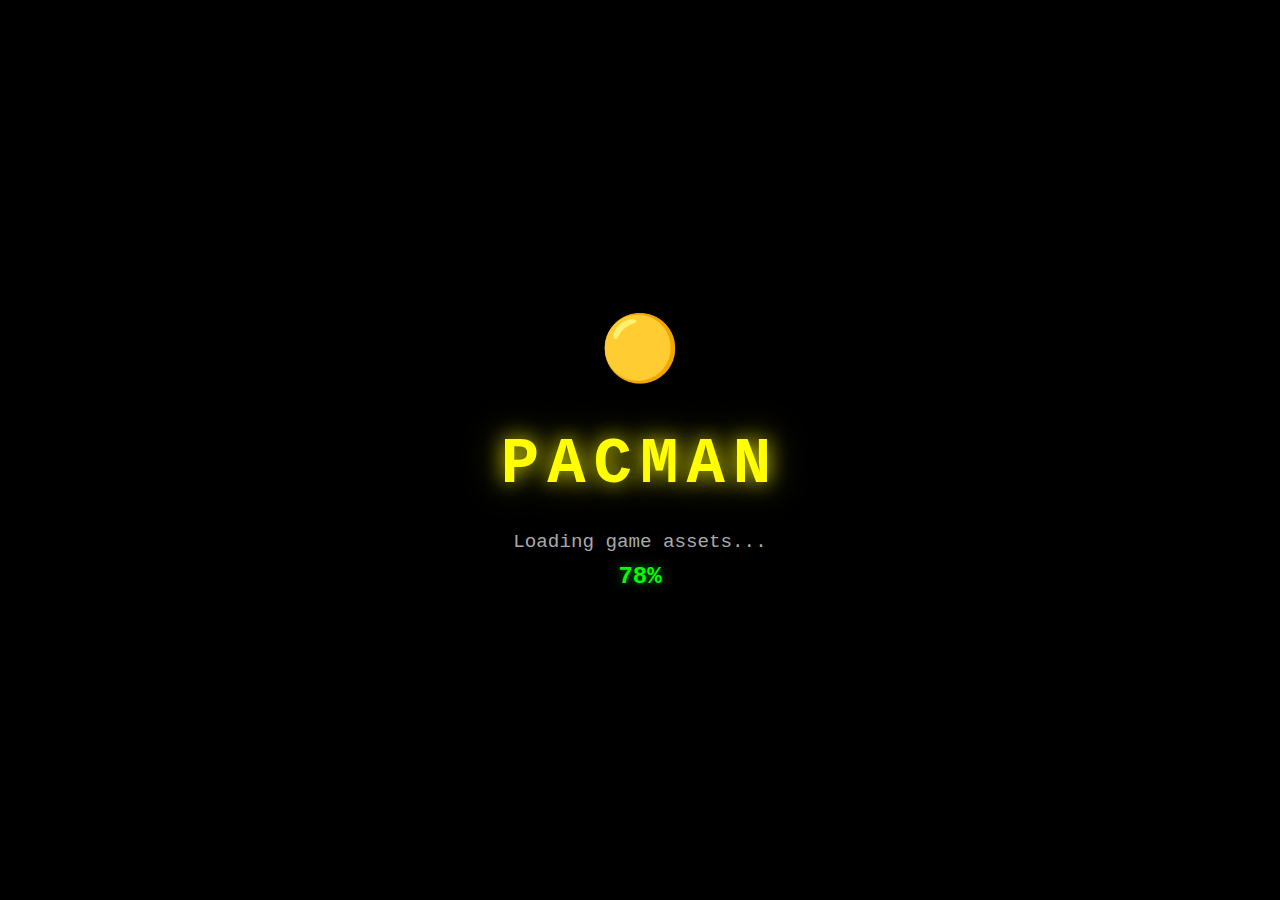
<file: index.html>
<!DOCTYPE html>
<html lang="en">
<head>
    <meta charset="UTF-8">
    <meta name="viewport" content="width=device-width, initial-scale=1.0">
    <title>Pacman Game - Interactive Web Version</title>
    <link rel="stylesheet" href="css/game.css">
    <link rel="stylesheet" href="css/sprites.css">
    <style>
        /* Critical CSS for immediate loading */
        body {
            margin: 0;
            padding: 0;
            background: #000;
            color: #fff;
            font-family: 'Courier New', monospace;
            overflow: hidden;
        }
        
        #gameContainer {
            display: flex;
            flex-direction: column;
            align-items: center;
            justify-content: center;
            min-height: 100vh;
            padding: 10px;
        }
        
        #gameCanvas {
            border: 3px solid #0080FF;
            background: #000;
            box-shadow: 0 0 20px rgba(0, 128, 255, 0.5);
        }
        
        #gameUI {
            display: flex;
            justify-content: space-between;
            align-items: center;
            width: 800px;
            margin-top: 20px;
            padding: 15px;
            background: linear-gradient(90deg, #001122, #003344);
            border-radius: 10px;
            border: 2px solid #0080FF;
        }
        
        .score-display {
            font-size: 1.5em;
            font-weight: bold;
            color: #FFFF00;
        }
        
        .controls-hint {
            font-size: 0.9em;
            color: #AAA;
            text-align: center;
        }
        
        .game-status {
            font-size: 1.2em;
            font-weight: bold;
            color: #00FF00;
        }
        
        /* Loading screen */
        #loading {
            position: fixed;
            top: 0;
            left: 0;
            width: 100%;
            height: 100%;
            background: #000;
            display: flex;
            flex-direction: column;
            align-items: center;
            justify-content: center;
            z-index: 1000;
        }
        
        .loading-pacman {
            font-size: 4em;
            animation: loading-chomp 1s infinite;
        }
        
        @keyframes loading-chomp {
            0%, 100% { content: '🟡'; }
            50% { content: 'C'; }
        }
        
        /* Responsive design */
        @media (max-width: 900px) {
            #gameCanvas {
                width: 90vw;
                height: 60vh;
            }
            #gameUI {
                width: 90vw;
                flex-direction: column;
                gap: 10px;
            }
        }
    </style>
</head>
<body>
    <!-- Loading Screen -->
    <div id="loading">
        <div class="loading-pacman">🟡</div>
        <h1>PACMAN</h1>
        <p>Loading game assets...</p>
        <div id="loadingProgress">0%</div>
    </div>
    
    <!-- Game Container -->
    <div id="gameContainer" style="display: none;">
        <canvas id="gameCanvas" width="800" height="600"></canvas>
        
        <div id="gameUI">
            <div class="score-display">
                Score: <span id="score">0</span>
            </div>
            
            <div class="controls-hint">
                Use Arrow Keys to Move<br>
                Space: Pause | R: Restart
            </div>
            
            <div class="game-status">
                <div>Level: <span id="level">1</span></div>
                <div>Lives: <span id="lives">3</span></div>
            </div>
            <div class="visual-toggle" style="display:flex; align-items:center; gap:6px; color:#ccc;">
                <label for="lowGlowToggle" style="cursor:pointer;">
                    <input type="checkbox" id="lowGlowToggle" style="vertical-align:middle;"> Low Glow
                </label>
            </div>
        </div>

        <!-- Mobile Controls (hidden on desktop) -->
        <div id="mobileControls" aria-hidden="true">
            <div class="actions">
                <button id="btnPause" aria-label="Pause/Resume">⏯</button>
                <button id="btnRestart" aria-label="Restart">↻</button>
            </div>
        </div>
    
        <!-- Game Over Screen -->
        <div id="gameOver" style="display: none; position: absolute; top: 50%; left: 50%; transform: translate(-50%, -50%); background: rgba(0,0,0,0.9); padding: 30px; border-radius: 15px; text-align: center; border: 3px solid #FF0000;">
            <h2 style="color: #FF0000;">GAME OVER</h2>
            <p style="font-size: 1.2em;">Final Score: <span id="finalScore">0</span></p>
            <button onclick="restartGame()" style="padding: 10px 20px; font-size: 1.1em; background: #FFFF00; color: #000; border: none; border-radius: 5px; cursor: pointer;">
                Play Again
            </button>
        </div>
        
        <!-- Pause Screen -->
        <div id="pauseScreen" style="display: none; position: absolute; top: 50%; left: 50%; transform: translate(-50%, -50%); background: rgba(0,0,0,0.8); padding: 20px; border-radius: 10px; text-align: center;">
            <h2 style="color: #FFFF00;">PAUSED</h2>
            <p>Press Space to Resume</p>
        </div>
    </div>
    
    <!-- JavaScript Modules -->
    <script src="js/game.js" defer></script>
    <script src="js/pacman.js" defer></script>
    <script src="js/ghost.js" defer></script>
    <script src="js/collision.js" defer></script>
    
    <script>
        // Immediate game initialization
        document.addEventListener('DOMContentLoaded', () => {
            // Simulate loading process
            let progress = 0;
            const loadingInterval = setInterval(() => {
                progress += Math.random() * 20;
                if (progress >= 100) {
                    progress = 100;
                    clearInterval(loadingInterval);
                    
                    // Hide loading screen and show game
                    setTimeout(() => {
                        document.getElementById('loading').style.display = 'none';
                        document.getElementById('gameContainer').style.display = 'flex';
                        
                        // Initialize game if main script is loaded
                        if (typeof initializeGame === 'function') {
                            initializeGame();
                        } else {
                            // Fallback: basic canvas demo
                            initBasicDemo();
                        }
                    }, 500);
                }
                document.getElementById('loadingProgress').textContent = Math.floor(progress) + '%';
            }, 100);
        });
        
        // Basic demo if main game scripts aren't loaded yet
        function initBasicDemo() {
            const canvas = document.getElementById('gameCanvas');
            const ctx = canvas.getContext('2d');
            
            // Simple animated demo
            let x = 50;
            let direction = 1;
            
            function demoLoop() {
                ctx.fillStyle = '#000';
                ctx.fillRect(0, 0, canvas.width, canvas.height);
                
                // Draw simple Pacman
                ctx.fillStyle = '#FFFF00';
                ctx.beginPath();
                ctx.arc(x, canvas.height / 2, 20, 0.2 * Math.PI, 1.8 * Math.PI);
                ctx.lineTo(x, canvas.height / 2);
                ctx.fill();
                
                // Move Pacman
                x += direction * 2;
                if (x > canvas.width - 20 || x < 20) {
                    direction *= -1;
                }
                
                // Draw pellets
                ctx.fillStyle = '#FFFFFF';
                for (let i = 100; i < canvas.width; i += 50) {
                    ctx.beginPath();
                    ctx.arc(i, canvas.height / 2, 3, 0, 2 * Math.PI);
                    ctx.fill();
                }
                
                // Demo text
                ctx.fillStyle = '#00FF00';
                ctx.font = '20px Courier New';
                ctx.textAlign = 'center';
                ctx.fillText('Loading Pacman Game...', canvas.width / 2, 100);
                ctx.fillText('Full game coming soon!', canvas.width / 2, 130);
                
                requestAnimationFrame(demoLoop);
            }
            
            demoLoop();
        }
        
        // Global game control functions
        function restartGame() {
            document.getElementById('gameOver').style.display = 'none';
            if (typeof resetGame === 'function') {
                resetGame();
            }
        }
        
        // Note: Keyboard input is handled in js/game.js to avoid double toggles
        
        // Prevent context menu on canvas
        document.getElementById('gameCanvas').addEventListener('contextmenu', e => e.preventDefault());
        
        // Analytics and debugging (for development)
        console.log('🎮 Pacman Game Initialized');
        console.log('📱 Viewport:', window.innerWidth, 'x', window.innerHeight);
        console.log('🖥️ Canvas:', document.getElementById('gameCanvas').width, 'x', document.getElementById('gameCanvas').height);
        
        // Check for Unicode 16.0 support
        const unicodeSupport = '𜱭'.length === 2; // Should be 2 for proper Unicode support
        console.log('🔤 Unicode 16.0 Pacman characters supported:', unicodeSupport);
        
        // Performance monitoring
        let fps = 0;
        let frameCount = 0;
        let lastFPSUpdate = Date.now();
        
        function trackFPS() {
            frameCount++;
            const now = Date.now();
            if (now - lastFPSUpdate >= 1000) {
                fps = Math.round((frameCount * 1000) / (now - lastFPSUpdate));
                frameCount = 0;
                lastFPSUpdate = now;
                console.log('📊 FPS:', fps);
            }
            requestAnimationFrame(trackFPS);
        }
        
        // Wire visual toggle
        const lowGlowToggle = document.getElementById('lowGlowToggle');
        if (lowGlowToggle) {
            lowGlowToggle.addEventListener('change', (e) => {
                if (window.game && typeof window.game.setLowGlow === 'function') {
                    window.game.setLowGlow(e.target.checked);
                }
            });
        }

        // Start FPS tracking
        trackFPS();
    </script>
</body>
</html>
</file>
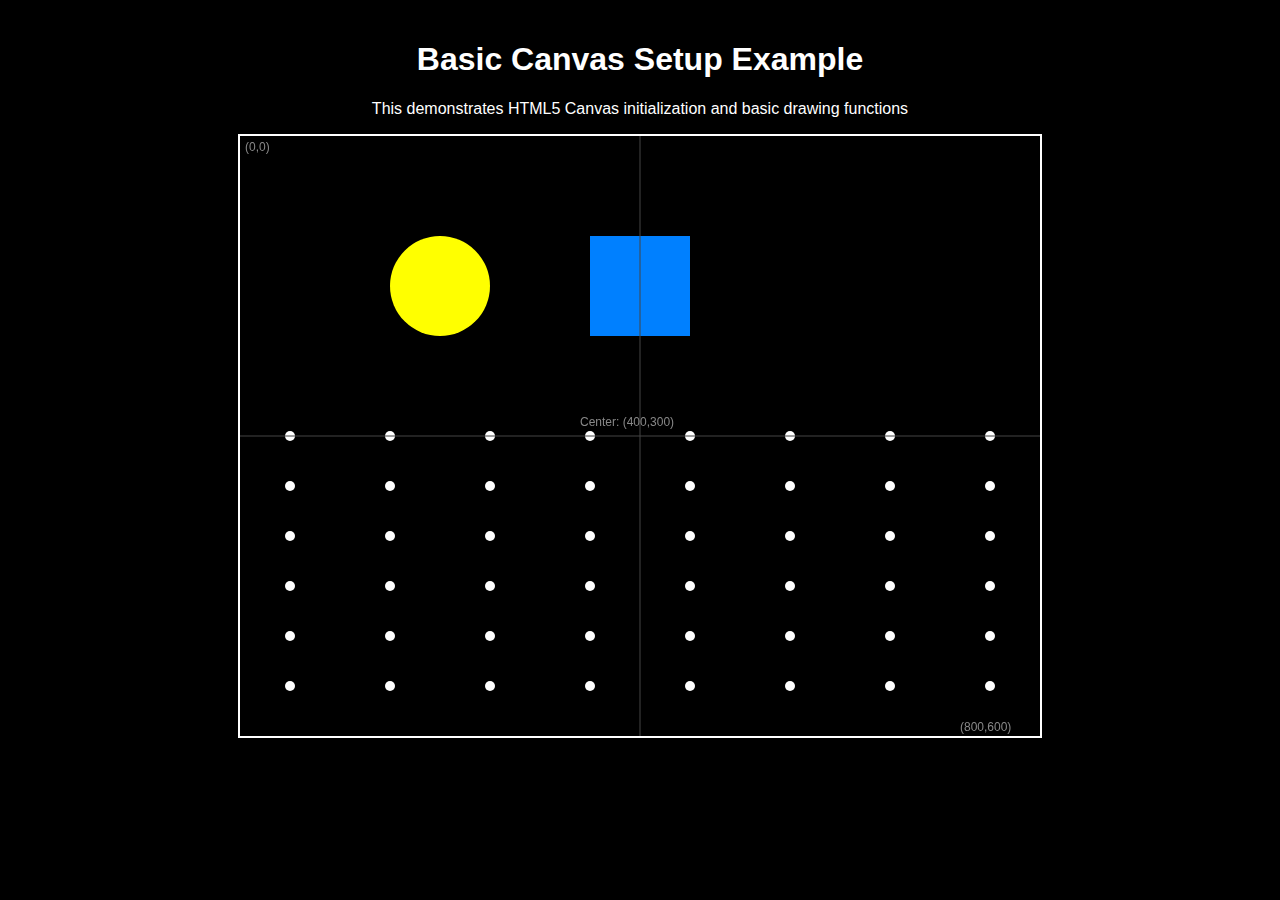
<file: examples/canvas-setup.html>
<!DOCTYPE html>
<html lang="en">
<head>
    <meta charset="UTF-8">
    <meta name="viewport" content="width=device-width, initial-scale=1.0">
    <title>Basic Canvas Setup - Pacman Example</title>
    <style>
        body {
            margin: 0;
            padding: 20px;
            background: #000;
            color: #fff;
            font-family: Arial, sans-serif;
            text-align: center;
        }
        canvas {
            border: 2px solid #fff;
            background: #000;
        }
    </style>
</head>
<body>
    <h1>Basic Canvas Setup Example</h1>
    <p>This demonstrates HTML5 Canvas initialization and basic drawing functions</p>
    <canvas id="gameCanvas" width="800" height="600"></canvas>
    
    <script>
        // Get canvas element and 2D rendering context
        const canvas = document.getElementById('gameCanvas');
        const ctx = canvas.getContext('2d');
        
        // Basic drawing functions demonstration
        function drawBasicShapes() {
            // Clear canvas
            ctx.clearRect(0, 0, canvas.width, canvas.height);
            
            // Draw a yellow circle (basic Pacman shape)
            ctx.fillStyle = '#FFFF00';
            ctx.beginPath();
            ctx.arc(200, 150, 50, 0, 2 * Math.PI);
            ctx.fill();
            
            // Draw a blue square (ghost representation)
            ctx.fillStyle = '#0080FF';
            ctx.fillRect(350, 100, 100, 100);
            
            // Draw white dots (pellets)
            ctx.fillStyle = '#FFFFFF';
            for (let x = 50; x < canvas.width; x += 100) {
                for (let y = 300; y < canvas.height; y += 50) {
                    ctx.beginPath();
                    ctx.arc(x, y, 5, 0, 2 * Math.PI);
                    ctx.fill();
                }
            }
            
            // Draw coordinate system reference
            ctx.strokeStyle = '#444';
            ctx.lineWidth = 1;
            ctx.beginPath();
            // Vertical line
            ctx.moveTo(canvas.width / 2, 0);
            ctx.lineTo(canvas.width / 2, canvas.height);
            // Horizontal line
            ctx.moveTo(0, canvas.height / 2);
            ctx.lineTo(canvas.width, canvas.height / 2);
            ctx.stroke();
            
            // Add coordinate labels
            ctx.fillStyle = '#888';
            ctx.font = '12px Arial';
            ctx.fillText('(0,0)', 5, 15);
            ctx.fillText(`(${canvas.width},${canvas.height})`, canvas.width - 80, canvas.height - 5);
            ctx.fillText(`Center: (${canvas.width/2},${canvas.height/2})`, canvas.width/2 - 60, canvas.height/2 - 10);
        }
        
        // Initialize canvas
        drawBasicShapes();
        
        // Console log for debugging reference
        console.log('Canvas setup complete');
        console.log('Canvas dimensions:', canvas.width, 'x', canvas.height);
        console.log('Context available:', !!ctx);
    </script>
</body>
</html>
</file>
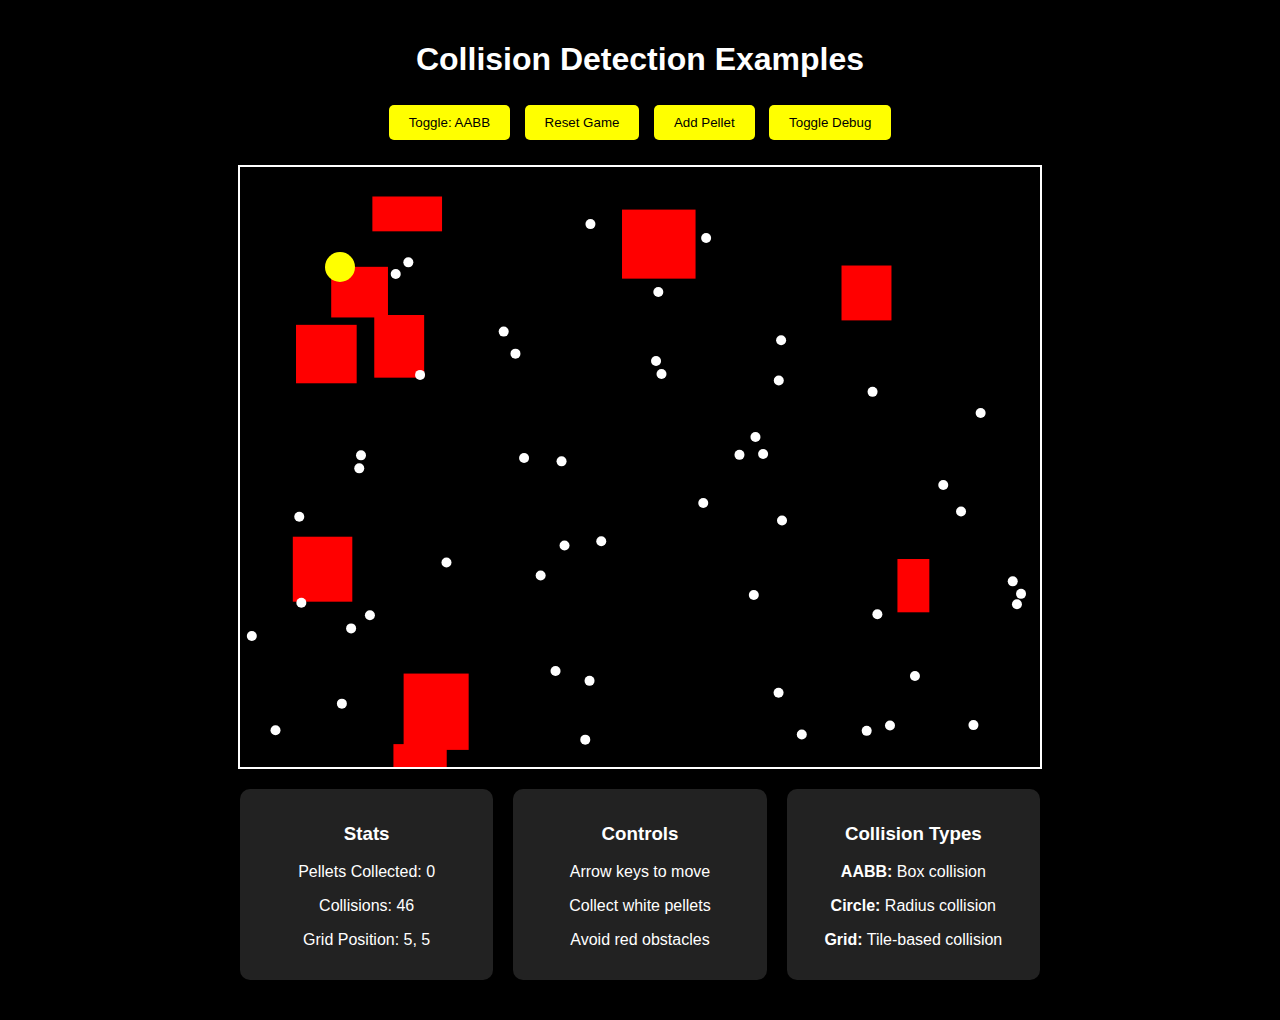
<file: examples/collision-detection.html>
<!DOCTYPE html>
<html lang="en">
<head>
    <meta charset="UTF-8">
    <meta name="viewport" content="width=device-width, initial-scale=1.0">
    <title>Collision Detection - Pacman Example</title>
    <style>
        body {
            margin: 0;
            padding: 20px;
            background: #000;
            color: #fff;
            font-family: Arial, sans-serif;
            text-align: center;
        }
        
        canvas {
            border: 2px solid #fff;
            background: #000;
            display: block;
            margin: 20px auto;
        }
        
        .controls {
            margin: 20px;
        }
        
        button {
            margin: 5px;
            padding: 10px 20px;
            background: #FFFF00;
            color: #000;
            border: none;
            border-radius: 5px;
            cursor: pointer;
        }
        
        button:hover {
            background: #FFD700;
        }
        
        .info {
            display: grid;
            grid-template-columns: repeat(3, 1fr);
            gap: 20px;
            margin: 20px auto;
            max-width: 800px;
        }
        
        .info-panel {
            background: #222;
            padding: 15px;
            border-radius: 10px;
        }
    </style>
</head>
<body>
    <h1>Collision Detection Examples</h1>
    
    <div class="controls">
        <button onclick="toggleCollisionType()">Toggle: <span id="collisionType">AABB</span></button>
        <button onclick="resetGame()">Reset Game</button>
        <button onclick="addPellet()">Add Pellet</button>
        <button onclick="toggleDebug()">Toggle Debug</button>
    </div>
    
    <canvas id="gameCanvas" width="800" height="600"></canvas>
    
    <div class="info">
        <div class="info-panel">
            <h3>Stats</h3>
            <p>Pellets Collected: <span id="collected">0</span></p>
            <p>Collisions: <span id="collisions">0</span></p>
            <p>Grid Position: <span id="gridPos">0, 0</span></p>
        </div>
        <div class="info-panel">
            <h3>Controls</h3>
            <p>Arrow keys to move</p>
            <p>Collect white pellets</p>
            <p>Avoid red obstacles</p>
        </div>
        <div class="info-panel">
            <h3>Collision Types</h3>
            <p><strong>AABB:</strong> Box collision</p>
            <p><strong>Circle:</strong> Radius collision</p>
            <p><strong>Grid:</strong> Tile-based collision</p>
        </div>
    </div>
    
    <script>
        const canvas = document.getElementById('gameCanvas');
        const ctx = canvas.getContext('2d');
        
        // Game constants
        const GRID_SIZE = 20;
        const GRID_WIDTH = Math.floor(canvas.width / GRID_SIZE);
        const GRID_HEIGHT = Math.floor(canvas.height / GRID_SIZE);
        
        // Game state
        let collisionType = 'AABB'; // 'AABB', 'Circle', 'Grid'
        let showDebug = false;
        let collisionCount = 0;
        
        const player = {
            x: 100,
            y: 100,
            size: 15,
            speed: 150,
            vx: 0,
            vy: 0,
            color: '#FFFF00'
        };
        
        let pellets = [];
        let obstacles = [];
        
        // Input handling
        const keys = {};
        document.addEventListener('keydown', e => {
            keys[e.key] = true;
            if (['ArrowUp', 'ArrowDown', 'ArrowLeft', 'ArrowRight'].includes(e.key)) {
                e.preventDefault();
            }
        });
        document.addEventListener('keyup', e => keys[e.key] = false);
        
        // Initialize game objects
        function initGame() {
            pellets = [];
            obstacles = [];
            collisionCount = 0;
            
            // Create pellets
            for (let i = 0; i < 50; i++) {
                pellets.push({
                    x: Math.random() * (canvas.width - 20) + 10,
                    y: Math.random() * (canvas.height - 20) + 10,
                    size: 5,
                    color: '#FFFFFF'
                });
            }
            
            // Create obstacles
            for (let i = 0; i < 10; i++) {
                obstacles.push({
                    x: Math.random() * (canvas.width - 40) + 20,
                    y: Math.random() * (canvas.height - 40) + 20,
                    width: 30 + Math.random() * 50,
                    height: 30 + Math.random() * 50,
                    color: '#FF0000'
                });
            }
        }
        
        // AABB Collision Detection
        function aabbCollision(rect1, rect2) {
            return rect1.x < rect2.x + rect2.width &&
                   rect1.x + rect1.width > rect2.x &&
                   rect1.y < rect2.y + rect2.height &&
                   rect1.y + rect1.height > rect2.y;
        }
        
        // Circle Collision Detection  
        function circleCollision(circle1, circle2) {
            const dx = circle1.x - circle2.x;
            const dy = circle1.y - circle2.y;
            const distance = Math.sqrt(dx * dx + dy * dy);
            return distance < circle1.size + circle2.size;
        }
        
        // Grid-based Collision Detection
        function getGridPosition(x, y) {
            return {
                gridX: Math.floor(x / GRID_SIZE),
                gridY: Math.floor(y / GRID_SIZE)
            };
        }
        
        function gridCollision(obj1, obj2) {
            const grid1 = getGridPosition(obj1.x, obj1.y);
            const grid2 = getGridPosition(obj2.x, obj2.y);
            return grid1.gridX === grid2.gridX && grid1.gridY === grid2.gridY;
        }
        
        // Check collisions based on current type
        function checkCollision(obj1, obj2) {
            switch(collisionType) {
                case 'AABB':
                    return aabbCollision(
                        {x: obj1.x - obj1.size, y: obj1.y - obj1.size, width: obj1.size * 2, height: obj1.size * 2},
                        {x: obj2.x - obj2.size, y: obj2.y - obj2.size, width: obj2.size * 2, height: obj2.size * 2}
                    );
                case 'Circle':
                    return circleCollision(obj1, obj2);
                case 'Grid':
                    return gridCollision(obj1, obj2);
                default:
                    return false;
            }
        }
        
        function checkObstacleCollision(player, obstacle) {
            switch(collisionType) {
                case 'AABB':
                    return aabbCollision(
                        {x: player.x - player.size, y: player.y - player.size, width: player.size * 2, height: player.size * 2},
                        obstacle
                    );
                case 'Circle':
                    // Treat obstacle as circle with radius = average of width/height
                    const obstacleRadius = (obstacle.width + obstacle.height) / 4;
                    return circleCollision(
                        player,
                        {x: obstacle.x + obstacle.width/2, y: obstacle.y + obstacle.height/2, size: obstacleRadius}
                    );
                case 'Grid':
                    return gridCollision(
                        player,
                        {x: obstacle.x + obstacle.width/2, y: obstacle.y + obstacle.height/2, size: 0}
                    );
                default:
                    return false;
            }
        }
        
        // Update game logic
        function update(deltaTime) {
            // Handle input
            player.vx = 0;
            player.vy = 0;
            
            if (keys['ArrowUp']) player.vy = -player.speed;
            if (keys['ArrowDown']) player.vy = player.speed;
            if (keys['ArrowLeft']) player.vx = -player.speed;
            if (keys['ArrowRight']) player.vx = player.speed;
            
            // Store old position for collision response
            const oldX = player.x;
            const oldY = player.y;
            
            // Update position
            player.x += player.vx * deltaTime;
            player.y += player.vy * deltaTime;
            
            // Boundary collision
            if (player.x < player.size || player.x > canvas.width - player.size) {
                player.x = oldX;
            }
            if (player.y < player.size || player.y > canvas.height - player.size) {
                player.y = oldY;
            }
            
            // Check obstacle collisions
            for (let obstacle of obstacles) {
                if (checkObstacleCollision(player, obstacle)) {
                    player.x = oldX;
                    player.y = oldY;
                    collisionCount++;
                    break;
                }
            }
            
            // Check pellet collisions
            for (let i = pellets.length - 1; i >= 0; i--) {
                if (checkCollision(player, pellets[i])) {
                    pellets.splice(i, 1);
                }
            }
            
            // Update UI
            document.getElementById('collected').textContent = 50 - pellets.length;
            document.getElementById('collisions').textContent = collisionCount;
            const gridPos = getGridPosition(player.x, player.y);
            document.getElementById('gridPos').textContent = `${gridPos.gridX}, ${gridPos.gridY}`;
        }
        
        // Render game
        function render() {
            // Clear canvas
            ctx.fillStyle = '#000';
            ctx.fillRect(0, 0, canvas.width, canvas.height);
            
            // Draw grid if in grid mode or debug mode
            if (collisionType === 'Grid' || showDebug) {
                ctx.strokeStyle = '#333';
                ctx.lineWidth = 1;
                for (let x = 0; x <= canvas.width; x += GRID_SIZE) {
                    ctx.beginPath();
                    ctx.moveTo(x, 0);
                    ctx.lineTo(x, canvas.height);
                    ctx.stroke();
                }
                for (let y = 0; y <= canvas.height; y += GRID_SIZE) {
                    ctx.beginPath();
                    ctx.moveTo(0, y);
                    ctx.lineTo(canvas.width, y);
                    ctx.stroke();
                }
            }
            
            // Draw obstacles
            for (let obstacle of obstacles) {
                ctx.fillStyle = obstacle.color;
                ctx.fillRect(obstacle.x, obstacle.y, obstacle.width, obstacle.height);
                
                // Debug: show collision bounds
                if (showDebug) {
                    ctx.strokeStyle = '#FF8888';
                    ctx.lineWidth = 2;
                    if (collisionType === 'Circle') {
                        const radius = (obstacle.width + obstacle.height) / 4;
                        ctx.beginPath();
                        ctx.arc(obstacle.x + obstacle.width/2, obstacle.y + obstacle.height/2, radius, 0, 2 * Math.PI);
                        ctx.stroke();
                    } else {
                        ctx.strokeRect(obstacle.x, obstacle.y, obstacle.width, obstacle.height);
                    }
                }
            }
            
            // Draw pellets
            for (let pellet of pellets) {
                ctx.fillStyle = pellet.color;
                ctx.beginPath();
                ctx.arc(pellet.x, pellet.y, pellet.size, 0, 2 * Math.PI);
                ctx.fill();
                
                // Debug: show collision bounds
                if (showDebug) {
                    ctx.strokeStyle = '#CCCCCC';
                    ctx.lineWidth = 1;
                    if (collisionType === 'AABB') {
                        ctx.strokeRect(pellet.x - pellet.size, pellet.y - pellet.size, pellet.size * 2, pellet.size * 2);
                    } else {
                        ctx.beginPath();
                        ctx.arc(pellet.x, pellet.y, pellet.size, 0, 2 * Math.PI);
                        ctx.stroke();
                    }
                }
            }
            
            // Draw player
            ctx.fillStyle = player.color;
            ctx.beginPath();
            ctx.arc(player.x, player.y, player.size, 0, 2 * Math.PI);
            ctx.fill();
            
            // Debug: show collision bounds
            if (showDebug) {
                ctx.strokeStyle = '#FFFF88';
                ctx.lineWidth = 2;
                if (collisionType === 'AABB') {
                    ctx.strokeRect(player.x - player.size, player.y - player.size, player.size * 2, player.size * 2);
                } else {
                    ctx.beginPath();
                    ctx.arc(player.x, player.y, player.size, 0, 2 * Math.PI);
                    ctx.stroke();
                }
            }
            
            // Show current grid cell for player
            if (collisionType === 'Grid' || showDebug) {
                const gridPos = getGridPosition(player.x, player.y);
                ctx.fillStyle = 'rgba(255, 255, 0, 0.3)';
                ctx.fillRect(
                    gridPos.gridX * GRID_SIZE,
                    gridPos.gridY * GRID_SIZE,
                    GRID_SIZE,
                    GRID_SIZE
                );
            }
        }
        
        // Game loop
        let lastTime = 0;
        function gameLoop(currentTime) {
            const deltaTime = (currentTime - lastTime) / 1000;
            lastTime = currentTime;
            
            update(deltaTime);
            render();
            
            requestAnimationFrame(gameLoop);
        }
        
        // Control functions
        function toggleCollisionType() {
            const types = ['AABB', 'Circle', 'Grid'];
            const currentIndex = types.indexOf(collisionType);
            collisionType = types[(currentIndex + 1) % types.length];
            document.getElementById('collisionType').textContent = collisionType;
        }
        
        function resetGame() {
            player.x = 100;
            player.y = 100;
            initGame();
        }
        
        function addPellet() {
            pellets.push({
                x: Math.random() * (canvas.width - 20) + 10,
                y: Math.random() * (canvas.height - 20) + 10,
                size: 5,
                color: '#FFFFFF'
            });
        }
        
        function toggleDebug() {
            showDebug = !showDebug;
        }
        
        // Initialize and start game
        initGame();
        requestAnimationFrame(gameLoop);
        
        console.log('Collision detection example loaded');
        console.log('Available collision types:', ['AABB', 'Circle', 'Grid']);
    </script>
</body>
</html>
</file>
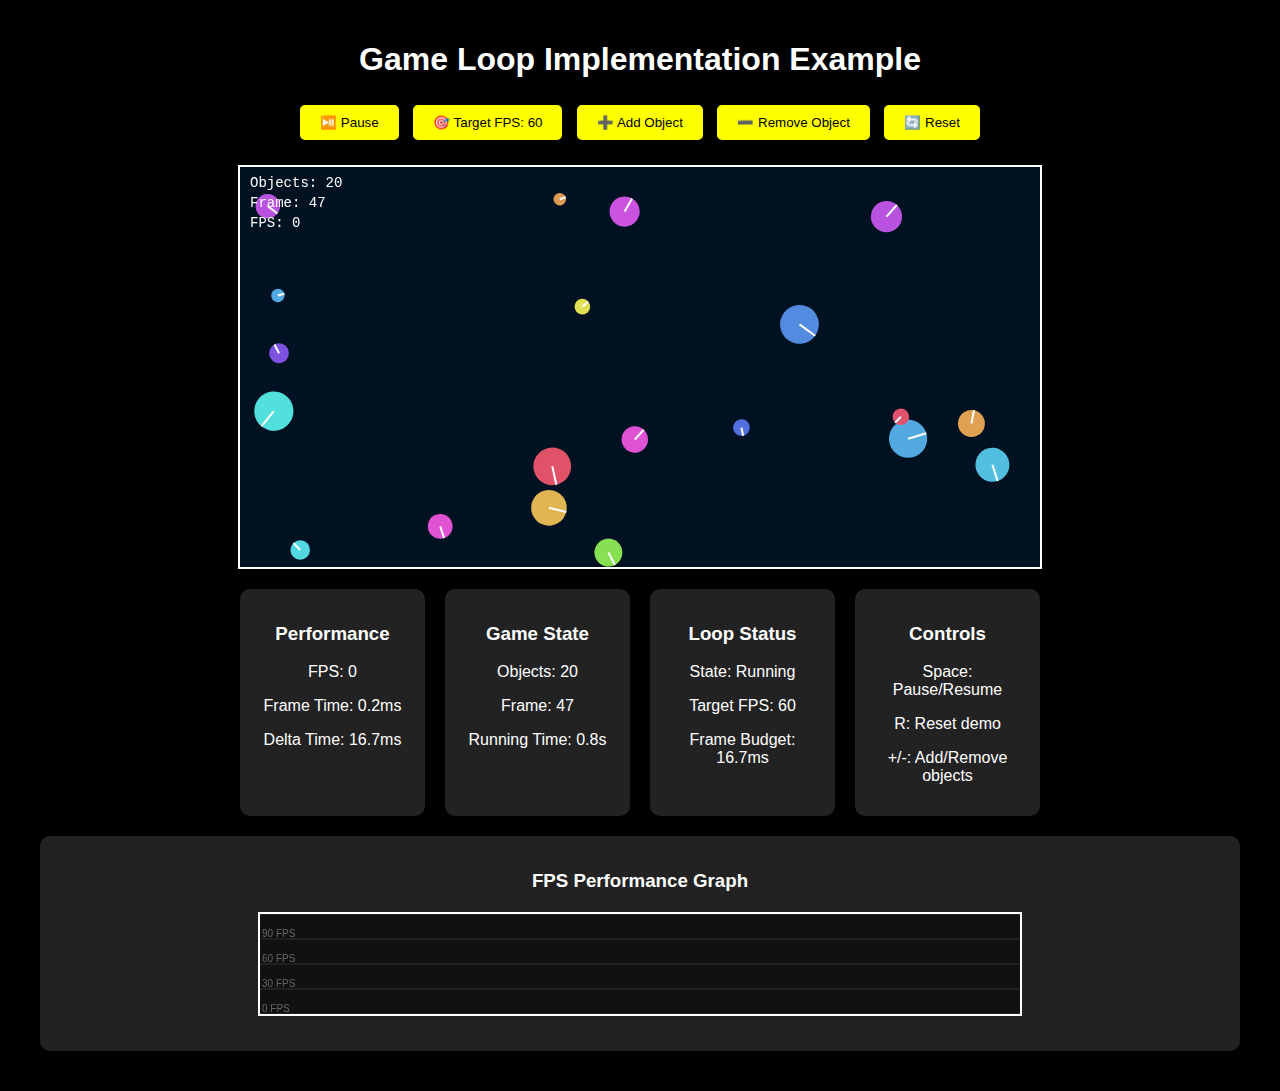
<file: examples/game-loop.html>
<!DOCTYPE html>
<html lang="en">
<head>
    <meta charset="UTF-8">
    <meta name="viewport" content="width=device-width, initial-scale=1.0">
    <title>Game Loop - Pacman Example</title>
    <style>
        body {
            margin: 0;
            padding: 20px;
            background: #000;
            color: #fff;
            font-family: Arial, sans-serif;
            text-align: center;
        }
        
        canvas {
            border: 2px solid #fff;
            background: #000;
            display: block;
            margin: 20px auto;
        }
        
        .controls {
            margin: 20px;
        }
        
        button {
            margin: 5px;
            padding: 10px 20px;
            background: #FFFF00;
            color: #000;
            border: none;
            border-radius: 5px;
            cursor: pointer;
        }
        
        button:hover {
            background: #FFD700;
        }
        
        .stats {
            display: grid;
            grid-template-columns: repeat(4, 1fr);
            gap: 20px;
            margin: 20px auto;
            max-width: 800px;
        }
        
        .stat-panel {
            background: #222;
            padding: 15px;
            border-radius: 10px;
        }
        
        .performance-graph {
            margin: 20px;
            padding: 15px;
            background: #222;
            border-radius: 10px;
        }
    </style>
</head>
<body>
    <h1>Game Loop Implementation Example</h1>
    
    <div class="controls">
        <button onclick="togglePause()">⏯️ <span id="pauseText">Pause</span></button>
        <button onclick="changeTargetFPS()">🎯 Target FPS: <span id="targetFps">60</span></button>
        <button onclick="addObject()">➕ Add Object</button>
        <button onclick="removeObject()">➖ Remove Object</button>
        <button onclick="resetDemo()">🔄 Reset</button>
    </div>
    
    <canvas id="gameCanvas" width="800" height="400"></canvas>
    
    <div class="stats">
        <div class="stat-panel">
            <h3>Performance</h3>
            <p>FPS: <span id="currentFps">0</span></p>
            <p>Frame Time: <span id="frameTime">0</span>ms</p>
            <p>Delta Time: <span id="deltaTime">0</span>ms</p>
        </div>
        <div class="stat-panel">
            <h3>Game State</h3>
            <p>Objects: <span id="objectCount">0</span></p>
            <p>Frame: <span id="frameNumber">0</span></p>
            <p>Running Time: <span id="runningTime">0</span>s</p>
        </div>
        <div class="stat-panel">
            <h3>Loop Status</h3>
            <p>State: <span id="loopState">Running</span></p>
            <p>Target FPS: <span id="displayTargetFps">60</span></p>
            <p>Frame Budget: <span id="frameBudget">16.7</span>ms</p>
        </div>
        <div class="stat-panel">
            <h3>Controls</h3>
            <p>Space: Pause/Resume</p>
            <p>R: Reset demo</p>
            <p>+/-: Add/Remove objects</p>
        </div>
    </div>
    
    <div class="performance-graph">
        <h3>FPS Performance Graph</h3>
        <canvas id="graphCanvas" width="760" height="100"></canvas>
    </div>
    
    <script>
        const canvas = document.getElementById('gameCanvas');
        const ctx = canvas.getContext('2d');
        const graphCanvas = document.getElementById('graphCanvas');
        const graphCtx = graphCanvas.getContext('2d');
        
        // Game loop variables
        let animationId;
        let lastTime = 0;
        let frameNumber = 0;
        let startTime = Date.now();
        let isPaused = false;
        let targetFPS = 60;
        let frameBudget = 1000 / targetFPS;
        
        // Performance tracking
        let fpsHistory = [];
        let fpsCounter = 0;
        let lastFpsUpdate = 0;
        let currentFPS = 0;
        
        // Game objects
        let objects = [];
        
        // Object class for demonstration
        class MovingObject {
            constructor() {
                this.x = Math.random() * canvas.width;
                this.y = Math.random() * canvas.height;
                this.vx = (Math.random() - 0.5) * 200; // pixels per second
                this.vy = (Math.random() - 0.5) * 200;
                this.size = 5 + Math.random() * 15;
                this.color = `hsl(${Math.random() * 360}, 70%, 60%)`;
                this.rotation = 0;
                this.rotationSpeed = (Math.random() - 0.5) * 360; // degrees per second
            }
            
            update(deltaTime) {
                // Update position based on velocity and deltaTime
                this.x += this.vx * deltaTime;
                this.y += this.vy * deltaTime;
                
                // Update rotation
                this.rotation += this.rotationSpeed * deltaTime;
                
                // Bounce off walls
                if (this.x <= this.size || this.x >= canvas.width - this.size) {
                    this.vx *= -1;
                    this.x = Math.max(this.size, Math.min(canvas.width - this.size, this.x));
                }
                if (this.y <= this.size || this.y >= canvas.height - this.size) {
                    this.vy *= -1;
                    this.y = Math.max(this.size, Math.min(canvas.height - this.size, this.y));
                }
            }
            
            render() {
                ctx.save();
                ctx.translate(this.x, this.y);
                ctx.rotate(this.rotation * Math.PI / 180);
                ctx.fillStyle = this.color;
                ctx.beginPath();
                ctx.arc(0, 0, this.size, 0, 2 * Math.PI);
                ctx.fill();
                
                // Draw direction indicator
                ctx.strokeStyle = '#fff';
                ctx.lineWidth = 2;
                ctx.beginPath();
                ctx.moveTo(0, 0);
                ctx.lineTo(this.size, 0);
                ctx.stroke();
                
                ctx.restore();
            }
        }
        
        // Initialize demo objects
        function initObjects() {
            objects = [];
            for (let i = 0; i < 20; i++) {
                objects.push(new MovingObject());
            }
        }
        
        // Update game state
        function update(deltaTime, currentTime) {
            // Update all objects
            for (let obj of objects) {
                obj.update(deltaTime);
            }
            
            // Update frame counter
            frameNumber++;
            
            // Update FPS calculation
            fpsCounter++;
            if (currentTime - lastFpsUpdate >= 1000) {
                currentFPS = Math.round(fpsCounter * 1000 / (currentTime - lastFpsUpdate));
                fpsCounter = 0;
                lastFpsUpdate = currentTime;
                
                // Store FPS for graphing
                fpsHistory.push(currentFPS);
                if (fpsHistory.length > graphCanvas.width) {
                    fpsHistory.shift();
                }
            }
        }
        
        // Render game
        function render() {
            // Clear canvas
            ctx.fillStyle = '#001122';
            ctx.fillRect(0, 0, canvas.width, canvas.height);
            
            // Render all objects
            for (let obj of objects) {
                obj.render();
            }
            
            // Render performance info on canvas
            ctx.fillStyle = '#fff';
            ctx.font = '14px monospace';
            ctx.fillText(`Objects: ${objects.length}`, 10, 20);
            ctx.fillText(`Frame: ${frameNumber}`, 10, 40);
            ctx.fillText(`FPS: ${currentFPS}`, 10, 60);
        }
        
        // Render performance graph
        function renderGraph() {
            graphCtx.fillStyle = '#111';
            graphCtx.fillRect(0, 0, graphCanvas.width, graphCanvas.height);
            
            if (fpsHistory.length > 1) {
                // Draw FPS line
                graphCtx.strokeStyle = '#00ff00';
                graphCtx.lineWidth = 2;
                graphCtx.beginPath();
                
                for (let i = 0; i < fpsHistory.length; i++) {
                    const x = (i / (fpsHistory.length - 1)) * graphCanvas.width;
                    const y = graphCanvas.height - (fpsHistory[i] / 120) * graphCanvas.height;
                    
                    if (i === 0) {
                        graphCtx.moveTo(x, y);
                    } else {
                        graphCtx.lineTo(x, y);
                    }
                }
                graphCtx.stroke();
                
                // Draw target FPS line
                graphCtx.strokeStyle = '#ffff00';
                graphCtx.lineWidth = 1;
                graphCtx.setLineDash([5, 5]);
                const targetY = graphCanvas.height - (targetFPS / 120) * graphCanvas.height;
                graphCtx.beginPath();
                graphCtx.moveTo(0, targetY);
                graphCtx.lineTo(graphCanvas.width, targetY);
                graphCtx.stroke();
                graphCtx.setLineDash([]);
            }
            
            // Draw grid
            graphCtx.strokeStyle = '#333';
            graphCtx.lineWidth = 1;
            for (let fps = 0; fps <= 120; fps += 30) {
                const y = graphCanvas.height - (fps / 120) * graphCanvas.height;
                graphCtx.beginPath();
                graphCtx.moveTo(0, y);
                graphCtx.lineTo(graphCanvas.width, y);
                graphCtx.stroke();
                
                graphCtx.fillStyle = '#666';
                graphCtx.font = '10px Arial';
                graphCtx.fillText(fps + ' FPS', 2, y - 2);
            }
        }
        
        // Update UI elements
        function updateUI(deltaTime, frameTime) {
            const runningTimeSeconds = (Date.now() - startTime) / 1000;
            
            document.getElementById('currentFps').textContent = currentFPS;
            document.getElementById('frameTime').textContent = frameTime.toFixed(1);
            document.getElementById('deltaTime').textContent = (deltaTime * 1000).toFixed(1);
            document.getElementById('objectCount').textContent = objects.length;
            document.getElementById('frameNumber').textContent = frameNumber;
            document.getElementById('runningTime').textContent = runningTimeSeconds.toFixed(1);
            document.getElementById('loopState').textContent = isPaused ? 'Paused' : 'Running';
            document.getElementById('displayTargetFps').textContent = targetFPS;
            document.getElementById('frameBudget').textContent = frameBudget.toFixed(1);
        }
        
        // Main game loop
        function gameLoop(currentTime) {
            if (!isPaused) {
                // Calculate delta time
                const deltaTime = (currentTime - lastTime) / 1000; // Convert to seconds
                const frameStartTime = performance.now();
                
                // Update game state
                update(deltaTime, currentTime);
                
                // Render game
                render();
                
                // Render performance graph
                renderGraph();
                
                // Calculate frame time
                const frameEndTime = performance.now();
                const frameTime = frameEndTime - frameStartTime;
                
                // Update UI
                updateUI(deltaTime, frameTime);
                
                lastTime = currentTime;
            }
            
            // Request next frame
            animationId = requestAnimationFrame(gameLoop);
        }
        
        // Control functions
        function togglePause() {
            isPaused = !isPaused;
            document.getElementById('pauseText').textContent = isPaused ? 'Resume' : 'Pause';
            if (!isPaused) {
                lastTime = performance.now(); // Reset timing when resuming
            }
        }
        
        function changeTargetFPS() {
            const fpsOptions = [30, 60, 120];
            const currentIndex = fpsOptions.indexOf(targetFPS);
            targetFPS = fpsOptions[(currentIndex + 1) % fpsOptions.length];
            frameBudget = 1000 / targetFPS;
            document.getElementById('targetFps').textContent = targetFPS;
        }
        
        function addObject() {
            objects.push(new MovingObject());
        }
        
        function removeObject() {
            if (objects.length > 0) {
                objects.pop();
            }
        }
        
        function resetDemo() {
            frameNumber = 0;
            startTime = Date.now();
            fpsHistory = [];
            initObjects();
        }
        
        // Keyboard controls
        document.addEventListener('keydown', (e) => {
            switch(e.key) {
                case ' ':
                    e.preventDefault();
                    togglePause();
                    break;
                case 'r':
                case 'R':
                    resetDemo();
                    break;
                case '+':
                case '=':
                    addObject();
                    break;
                case '-':
                case '_':
                    removeObject();
                    break;
            }
        });
        
        // Initialize and start
        initObjects();
        lastTime = performance.now();
        gameLoop(lastTime);
        
        console.log('Game loop example started');
        console.log('Features demonstrated:');
        console.log('- RequestAnimationFrame loop');
        console.log('- Delta time calculations');
        console.log('- FPS monitoring and graphing');
        console.log('- Performance tracking');
        console.log('- Pause/resume functionality');
    </script>
</body>
</html>
</file>
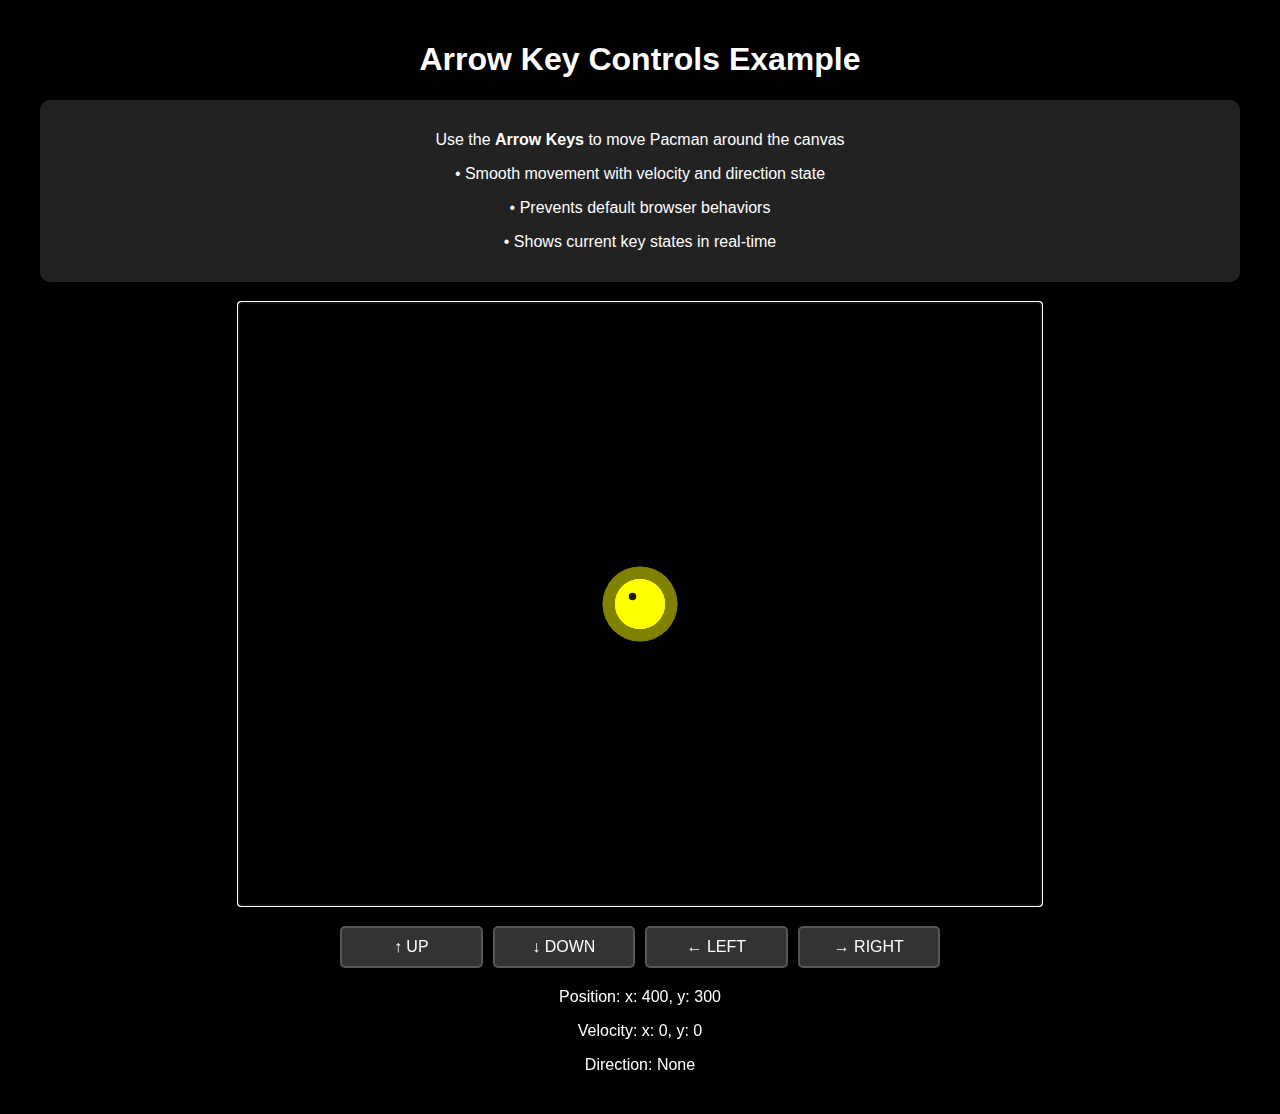
<file: examples/keyboard-controls.html>
<!DOCTYPE html>
<html lang="en">
<head>
    <meta charset="UTF-8">
    <meta name="viewport" content="width=device-width, initial-scale=1.0">
    <title>Arrow Key Controls - Pacman Example</title>
    <style>
        body {
            margin: 0;
            padding: 20px;
            background: #000;
            color: #fff;
            font-family: Arial, sans-serif;
            text-align: center;
        }
        
        canvas {
            border: 2px solid #fff;
            background: #000;
            display: block;
            margin: 20px auto;
        }
        
        .instructions {
            margin: 20px;
            padding: 15px;
            background: #222;
            border-radius: 10px;
        }
        
        .status {
            display: grid;
            grid-template-columns: repeat(4, 1fr);
            gap: 10px;
            margin: 20px auto;
            max-width: 600px;
        }
        
        .key-status {
            padding: 10px;
            background: #333;
            border-radius: 5px;
            border: 2px solid #555;
        }
        
        .key-status.active {
            background: #FFFF00;
            color: #000;
            border-color: #FFD700;
        }
    </style>
</head>
<body>
    <h1>Arrow Key Controls Example</h1>
    
    <div class="instructions">
        <p>Use the <strong>Arrow Keys</strong> to move Pacman around the canvas</p>
        <p>• Smooth movement with velocity and direction state</p>
        <p>• Prevents default browser behaviors</p>
        <p>• Shows current key states in real-time</p>
    </div>
    
    <canvas id="gameCanvas" width="800" height="600"></canvas>
    
    <div class="status">
        <div class="key-status" id="key-up">↑ UP</div>
        <div class="key-status" id="key-down">↓ DOWN</div>
        <div class="key-status" id="key-left">← LEFT</div>
        <div class="key-status" id="key-right">→ RIGHT</div>
    </div>
    
    <div style="margin: 20px;">
        <p>Position: <span id="position">x: 400, y: 300</span></p>
        <p>Velocity: <span id="velocity">x: 0, y: 0</span></p>
        <p>Direction: <span id="direction">None</span></p>
    </div>
    
    <script>
        const canvas = document.getElementById('gameCanvas');
        const ctx = canvas.getContext('2d');
        
        // Game state
        const player = {
            x: canvas.width / 2,
            y: canvas.height / 2,
            size: 25,
            speed: 200, // pixels per second
            vx: 0, // velocity x
            vy: 0, // velocity y
            direction: 0, // 0=right, 1=down, 2=left, 3=up
            mouthOpen: 0,
            mouthDirection: 1
        };
        
        // Input state
        const keys = {
            up: false,
            down: false,
            left: false,
            right: false
        };
        
        // Direction mappings
        const directions = ['right', 'down', 'left', 'up'];
        
        // Key event handlers
        function handleKeyDown(event) {
            // Prevent default browser behaviors
            if (['ArrowUp', 'ArrowDown', 'ArrowLeft', 'ArrowRight'].includes(event.key)) {
                event.preventDefault();
            }
            
            switch(event.key) {
                case 'ArrowUp':
                    keys.up = true;
                    updateKeyStatus('up', true);
                    break;
                case 'ArrowDown':
                    keys.down = true;
                    updateKeyStatus('down', true);
                    break;
                case 'ArrowLeft':
                    keys.left = true;
                    updateKeyStatus('left', true);
                    break;
                case 'ArrowRight':
                    keys.right = true;
                    updateKeyStatus('right', true);
                    break;
            }
        }
        
        function handleKeyUp(event) {
            switch(event.key) {
                case 'ArrowUp':
                    keys.up = false;
                    updateKeyStatus('up', false);
                    break;
                case 'ArrowDown':
                    keys.down = false;
                    updateKeyStatus('down', false);
                    break;
                case 'ArrowLeft':
                    keys.left = false;
                    updateKeyStatus('left', false);
                    break;
                case 'ArrowRight':
                    keys.right = false;
                    updateKeyStatus('right', false);
                    break;
            }
        }
        
        function updateKeyStatus(key, isPressed) {
            const element = document.getElementById(`key-${key}`);
            if (isPressed) {
                element.classList.add('active');
            } else {
                element.classList.remove('active');
            }
        }
        
        // Game logic
        function updatePlayer(deltaTime) {
            // Update velocity based on input
            player.vx = 0;
            player.vy = 0;
            
            if (keys.up) {
                player.vy = -player.speed;
                player.direction = 3;
            }
            if (keys.down) {
                player.vy = player.speed;
                player.direction = 1;
            }
            if (keys.left) {
                player.vx = -player.speed;
                player.direction = 2;
            }
            if (keys.right) {
                player.vx = player.speed;
                player.direction = 0;
            }
            
            // Diagonal movement (normalize velocity)
            if (player.vx !== 0 && player.vy !== 0) {
                const length = Math.sqrt(player.vx * player.vx + player.vy * player.vy);
                player.vx = (player.vx / length) * player.speed;
                player.vy = (player.vy / length) * player.speed;
            }
            
            // Update position
            player.x += player.vx * deltaTime;
            player.y += player.vy * deltaTime;
            
            // Boundary checking (wrap around)
            if (player.x < -player.size) player.x = canvas.width + player.size;
            if (player.x > canvas.width + player.size) player.x = -player.size;
            if (player.y < -player.size) player.y = canvas.height + player.size;
            if (player.y > canvas.height + player.size) player.y = -player.size;
            
            // Update mouth animation only if moving
            if (player.vx !== 0 || player.vy !== 0) {
                player.mouthOpen += player.mouthDirection * 0.15;
                if (player.mouthOpen >= 1) {
                    player.mouthOpen = 1;
                    player.mouthDirection = -1;
                } else if (player.mouthOpen <= 0) {
                    player.mouthOpen = 0;
                    player.mouthDirection = 1;
                }
            }
            
            // Update UI
            document.getElementById('position').textContent = 
                `x: ${Math.round(player.x)}, y: ${Math.round(player.y)}`;
            document.getElementById('velocity').textContent = 
                `x: ${Math.round(player.vx)}, y: ${Math.round(player.vy)}`;
            document.getElementById('direction').textContent = 
                player.vx === 0 && player.vy === 0 ? 'None' : directions[player.direction];
        }
        
        function drawPlayer() {
            ctx.save();
            
            // Move to player position and rotate based on direction
            ctx.translate(player.x, player.y);
            ctx.rotate(player.direction * Math.PI / 2);
            
            // Draw Pacman with mouth animation
            ctx.fillStyle = '#FFFF00';
            const mouthAngle = player.mouthOpen * 0.7;
            
            ctx.beginPath();
            ctx.arc(0, 0, player.size, mouthAngle, 2 * Math.PI - mouthAngle);
            ctx.lineTo(0, 0);
            ctx.closePath();
            ctx.fill();
            
            // Draw eye
            ctx.fillStyle = '#000';
            ctx.beginPath();
            ctx.arc(-player.size * 0.3, -player.size * 0.3, player.size * 0.15, 0, 2 * Math.PI);
            ctx.fill();
            
            ctx.restore();
            
            // Draw trail effect
            ctx.fillStyle = 'rgba(255, 255, 0, 0.1)';
            ctx.beginPath();
            ctx.arc(player.x, player.y, player.size * 1.5, 0, 2 * Math.PI);
            ctx.fill();
        }
        
        // Game loop
        let lastTime = 0;
        
        function gameLoop(currentTime) {
            const deltaTime = (currentTime - lastTime) / 1000; // Convert to seconds
            lastTime = currentTime;
            
            // Clear canvas
            ctx.fillStyle = 'rgba(0, 0, 0, 0.1)';
            ctx.fillRect(0, 0, canvas.width, canvas.height);
            
            // Update and draw
            updatePlayer(deltaTime);
            drawPlayer();
            
            requestAnimationFrame(gameLoop);
        }
        
        // Event listeners
        document.addEventListener('keydown', handleKeyDown);
        document.addEventListener('keyup', handleKeyUp);
        
        // Prevent context menu on right click
        canvas.addEventListener('contextmenu', e => e.preventDefault());
        
        // Focus canvas for keyboard input
        canvas.setAttribute('tabindex', 0);
        canvas.focus();
        
        // Start game loop
        requestAnimationFrame(gameLoop);
        
        console.log('Keyboard controls example loaded');
        console.log('Use arrow keys to move Pacman');
    </script>
</body>
</html>
</file>
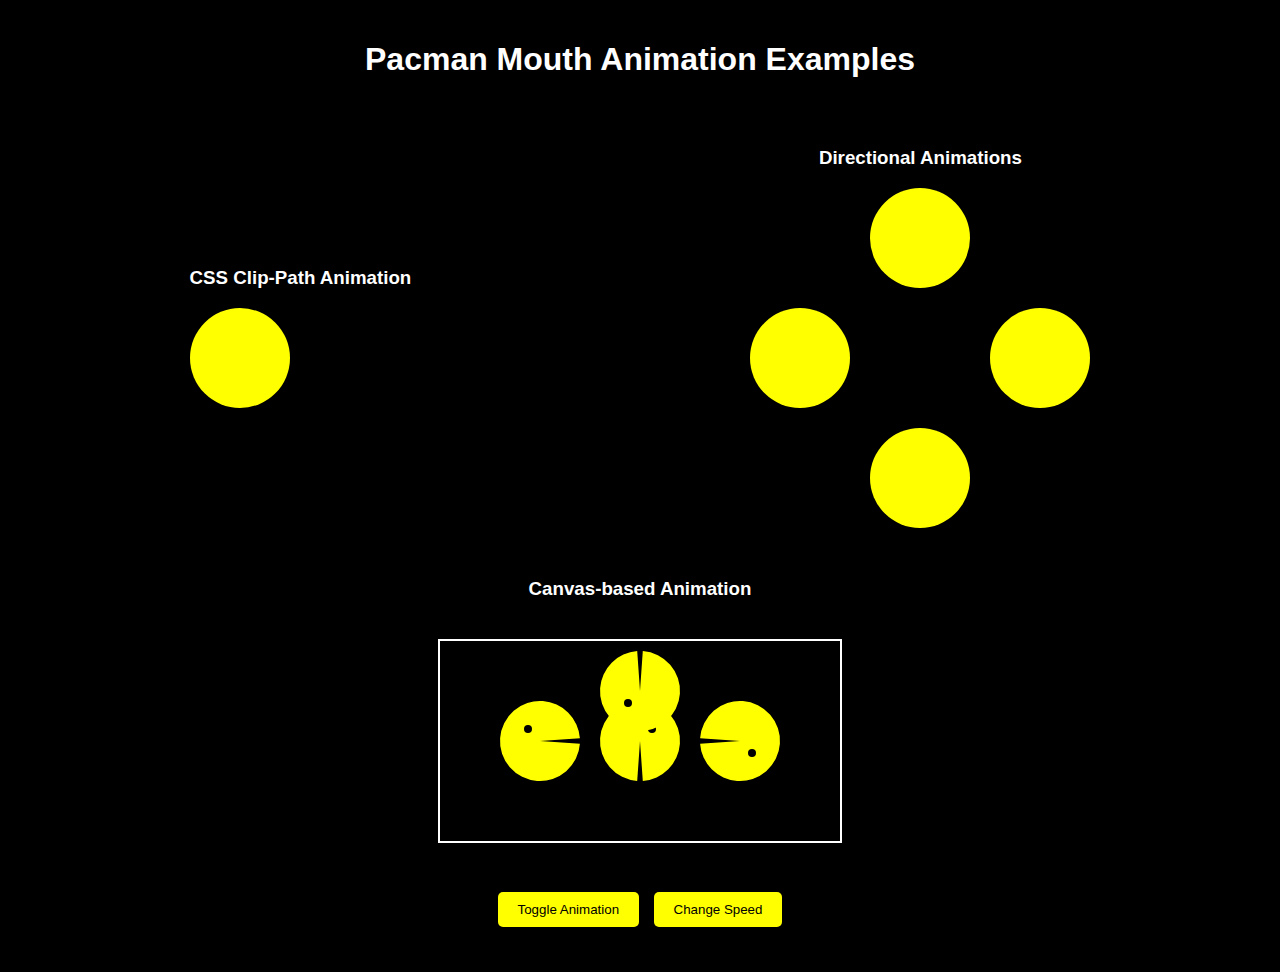
<file: examples/pacman-animation.html>
<!DOCTYPE html>
<html lang="en">
<head>
    <meta charset="UTF-8">
    <meta name="viewport" content="width=device-width, initial-scale=1.0">
    <title>Pacman Mouth Animation - Example</title>
    <style>
        body {
            margin: 0;
            padding: 20px;
            background: #000;
            color: #fff;
            font-family: Arial, sans-serif;
            text-align: center;
        }
        
        .demo-container {
            display: flex;
            justify-content: space-around;
            align-items: center;
            margin: 50px 0;
        }
        
        /* CSS Clip-Path Animation Method */
        .pacman-css {
            width: 100px;
            height: 100px;
            background: #FFFF00;
            border-radius: 50%;
            animation: eat 0.4s linear infinite;
        }
        
        @keyframes eat {
            0% { clip-path: polygon(100% 74%, 44% 48%, 100% 21%); }
            25% { clip-path: polygon(100% 60%, 44% 48%, 100% 40%); }
            50% { clip-path: polygon(100% 50%, 44% 48%, 100% 50%); }
            75% { clip-path: polygon(100% 59%, 44% 48%, 100% 35%); }
            100% { clip-path: polygon(100% 74%, 44% 48%, 100% 21%); }
        }
        
        /* Direction-based animations */
        .pacman-right {
            animation: eat-right 0.4s linear infinite, move-right 3s linear infinite;
        }
        
        .pacman-up {
            animation: eat-up 0.4s linear infinite;
            transform: rotate(-90deg);
        }
        
        .pacman-down {
            animation: eat-down 0.4s linear infinite;
            transform: rotate(90deg);
        }
        
        .pacman-left {
            animation: eat-left 0.4s linear infinite;
            transform: rotate(180deg);
        }
        
        @keyframes eat-right {
            0%, 100% { clip-path: polygon(100% 74%, 44% 48%, 100% 21%); }
            50% { clip-path: polygon(100% 50%, 44% 48%, 100% 50%); }
        }
        
        @keyframes eat-up {
            0%, 100% { clip-path: polygon(100% 74%, 44% 48%, 100% 21%); }
            50% { clip-path: polygon(100% 50%, 44% 48%, 100% 50%); }
        }
        
        @keyframes eat-down {
            0%, 100% { clip-path: polygon(100% 74%, 44% 48%, 100% 21%); }
            50% { clip-path: polygon(100% 50%, 44% 48%, 100% 50%); }
        }
        
        @keyframes eat-left {
            0%, 100% { clip-path: polygon(100% 74%, 44% 48%, 100% 21%); }
            50% { clip-path: polygon(100% 50%, 44% 48%, 100% 50%); }
        }
        
        @keyframes move-right {
            0% { transform: translateX(0); }
            100% { transform: translateX(200px); }
        }
        
        /* Canvas-based animation */
        canvas {
            border: 2px solid #fff;
            background: #000;
            margin: 20px;
        }
        
        .controls {
            margin: 20px;
        }
        
        button {
            margin: 5px;
            padding: 10px 20px;
            background: #FFFF00;
            border: none;
            border-radius: 5px;
            cursor: pointer;
        }
        
        button:hover {
            background: #FFD700;
        }
    </style>
</head>
<body>
    <h1>Pacman Mouth Animation Examples</h1>
    
    <div class="demo-container">
        <div>
            <h3>CSS Clip-Path Animation</h3>
            <div class="pacman-css"></div>
        </div>
        
        <div>
            <h3>Directional Animations</h3>
            <div style="display: grid; grid-template-columns: repeat(3, 1fr); gap: 20px; align-items: center;">
                <div></div>
                <div class="pacman-css pacman-up"></div>
                <div></div>
                
                <div class="pacman-css pacman-left"></div>
                <div style="width: 100px; height: 100px;"></div>
                <div class="pacman-css pacman-right"></div>
                
                <div></div>
                <div class="pacman-css pacman-down"></div>
                <div></div>
            </div>
        </div>
    </div>
    
    <div>
        <h3>Canvas-based Animation</h3>
        <canvas id="animationCanvas" width="400" height="200"></canvas>
        <div class="controls">
            <button onclick="toggleAnimation()">Toggle Animation</button>
            <button onclick="changeSpeed()">Change Speed</button>
        </div>
    </div>
    
    <script>
        // Canvas-based Pacman animation
        const canvas = document.getElementById('animationCanvas');
        const ctx = canvas.getContext('2d');
        
        let animationId;
        let mouthOpen = 0; // 0 to 1, controls mouth opening
        let mouthDirection = 1; // 1 for opening, -1 for closing
        let animationSpeed = 0.1;
        let isAnimating = true;
        
        function drawPacman(x, y, radius, mouthOpenPercent, direction = 0) {
            ctx.save();
            
            // Move to position and rotate based on direction
            ctx.translate(x, y);
            ctx.rotate(direction * Math.PI / 2);
            
            // Set Pacman color
            ctx.fillStyle = '#FFFF00';
            
            // Calculate mouth angle based on opening percentage
            const mouthAngle = mouthOpenPercent * 0.7; // Max opening of 0.7 radians
            
            ctx.beginPath();
            ctx.arc(0, 0, radius, mouthAngle, 2 * Math.PI - mouthAngle);
            ctx.lineTo(0, 0);
            ctx.closePath();
            ctx.fill();
            
            // Draw eye
            ctx.fillStyle = '#000';
            ctx.beginPath();
            ctx.arc(-radius * 0.3, -radius * 0.3, radius * 0.1, 0, 2 * Math.PI);
            ctx.fill();
            
            ctx.restore();
        }
        
        function animate() {
            if (!isAnimating) return;
            
            // Clear canvas
            ctx.fillStyle = '#000';
            ctx.fillRect(0, 0, canvas.width, canvas.height);
            
            // Update mouth opening
            mouthOpen += mouthDirection * animationSpeed;
            if (mouthOpen >= 1) {
                mouthOpen = 1;
                mouthDirection = -1;
            } else if (mouthOpen <= 0) {
                mouthOpen = 0;
                mouthDirection = 1;
            }
            
            // Draw Pacman at different positions with different directions
            drawPacman(100, 100, 40, mouthOpen, 0); // Right
            drawPacman(200, 100, 40, mouthOpen, 1); // Down
            drawPacman(300, 100, 40, mouthOpen, 2); // Left
            drawPacman(200, 50, 40, mouthOpen, 3);  // Up
            
            animationId = requestAnimationFrame(animate);
        }
        
        function toggleAnimation() {
            isAnimating = !isAnimating;
            if (isAnimating) {
                animate();
            } else {
                cancelAnimationFrame(animationId);
            }
        }
        
        function changeSpeed() {
            animationSpeed = animationSpeed === 0.1 ? 0.05 : 0.1;
        }
        
        // Start animation
        animate();
        
        console.log('Pacman animation examples loaded');
    </script>
</body>
</html>
</file>
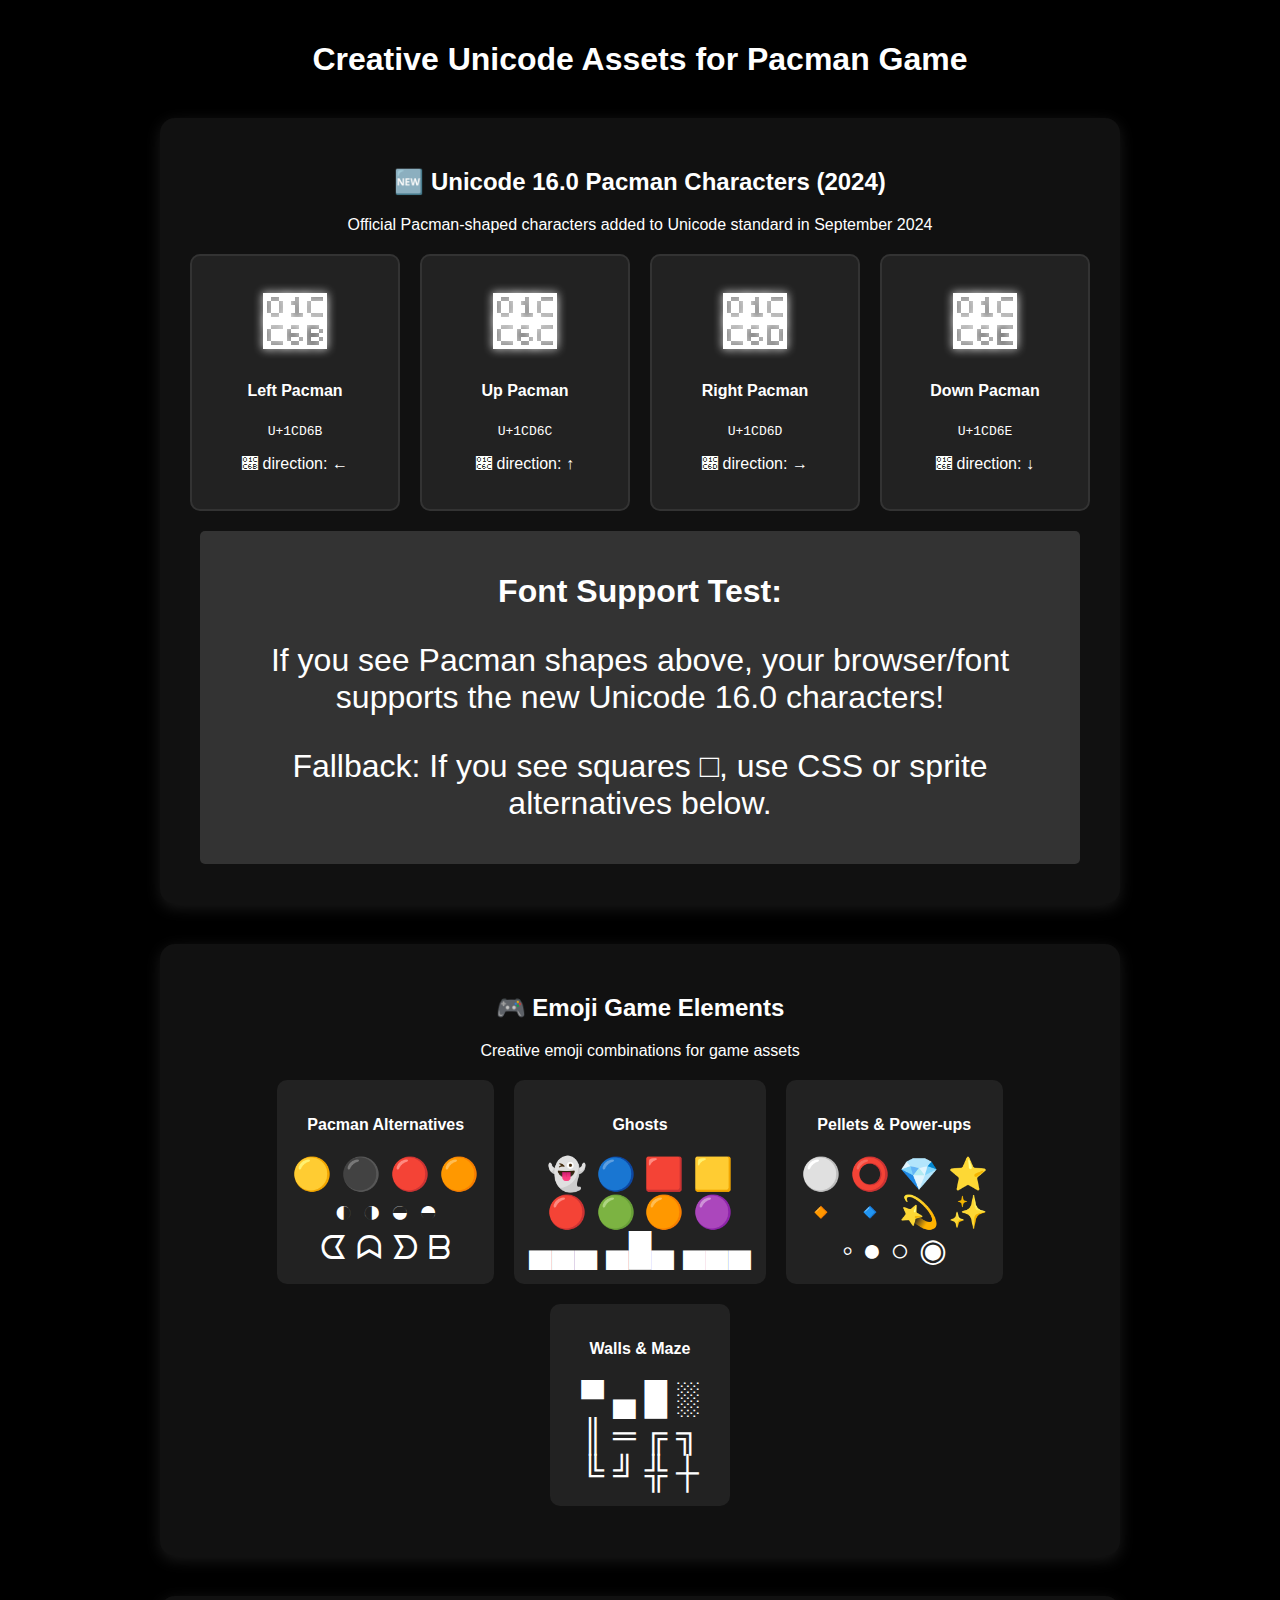
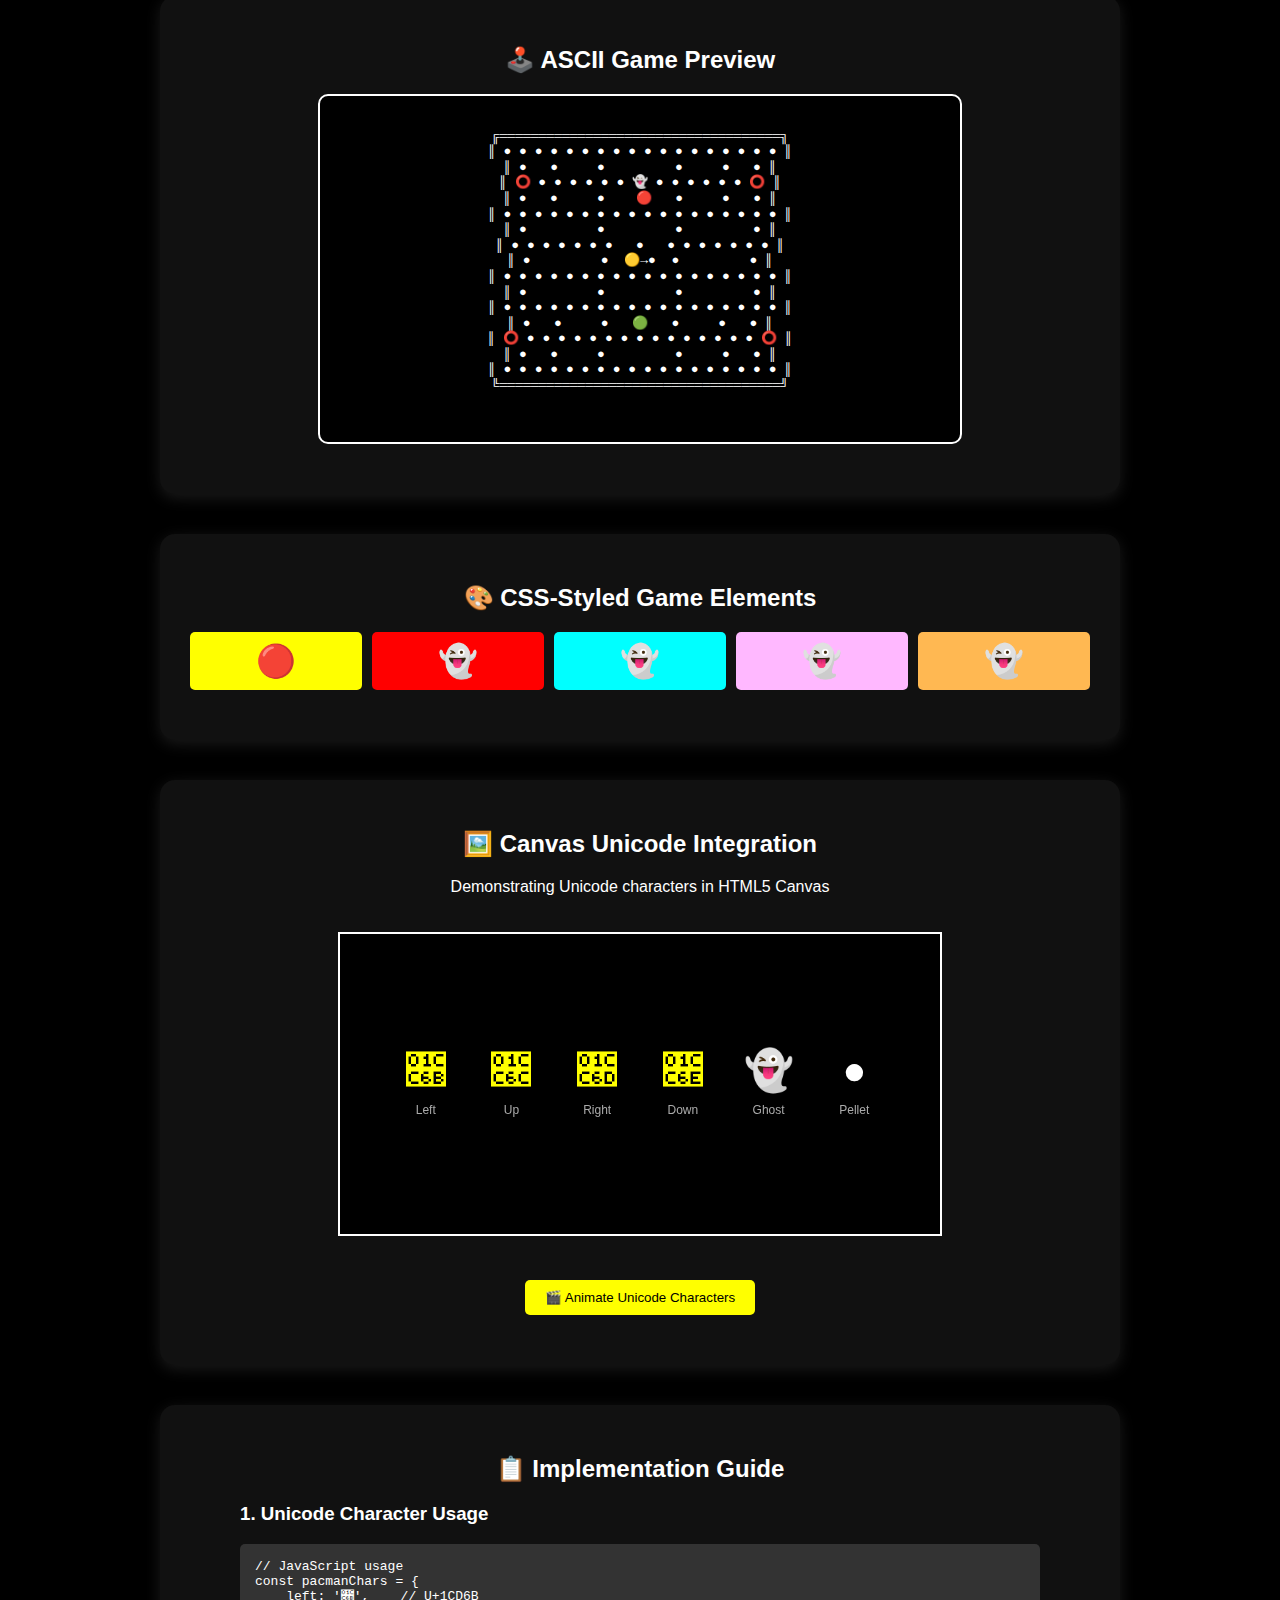
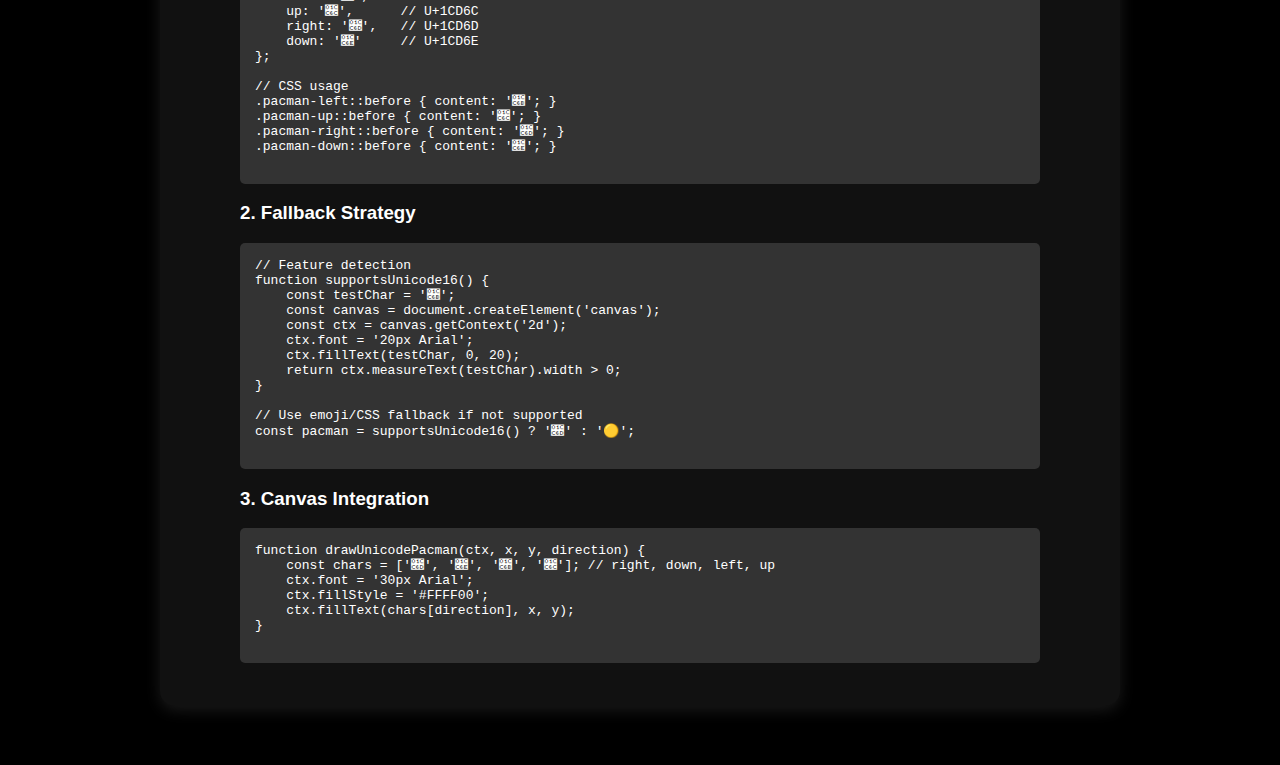
<file: examples/unicode-assets.html>
<!DOCTYPE html>
<html lang="en">
<head>
    <meta charset="UTF-8">
    <meta name="viewport" content="width=device-width, initial-scale=1.0">
    <title>Creative Unicode Assets - Pacman Example</title>
    <style>
        body {
            margin: 0;
            padding: 20px;
            background: #000;
            color: #fff;
            font-family: Arial, sans-serif;
            text-align: center;
        }
        
        .section {
            margin: 40px auto;
            max-width: 900px;
            background: #111;
            padding: 30px;
            border-radius: 15px;
            box-shadow: 0 4px 15px rgba(255, 255, 255, 0.1);
        }
        
        .unicode-demo {
            display: grid;
            grid-template-columns: repeat(auto-fit, minmax(200px, 1fr));
            gap: 20px;
            margin: 20px 0;
        }
        
        .unicode-item {
            background: #222;
            padding: 20px;
            border-radius: 10px;
            border: 2px solid #333;
        }
        
        .large-char {
            font-size: 4em;
            margin: 10px 0;
            text-shadow: 0 0 10px currentColor;
        }
        
        .emoji-demo {
            display: flex;
            flex-wrap: wrap;
            justify-content: center;
            gap: 20px;
            margin: 20px 0;
        }
        
        .emoji-combo {
            background: #222;
            padding: 15px;
            border-radius: 10px;
            min-width: 150px;
        }
        
        .game-preview {
            background: #000;
            border: 2px solid #fff;
            border-radius: 10px;
            padding: 20px;
            margin: 20px auto;
            max-width: 600px;
            font-family: 'Courier New', monospace;
            line-height: 1.2;
        }
        
        .animated-demo {
            animation: pulse 2s ease-in-out infinite alternate;
        }
        
        @keyframes pulse {
            0% { transform: scale(1); opacity: 0.8; }
            100% { transform: scale(1.1); opacity: 1; }
        }
        
        .color-demo {
            display: grid;
            grid-template-columns: repeat(5, 1fr);
            gap: 10px;
            margin: 20px 0;
        }
        
        .color-item {
            padding: 10px;
            border-radius: 5px;
            font-size: 2em;
        }
        
        canvas {
            border: 2px solid #fff;
            background: #000;
            margin: 20px;
        }
        
        .font-test {
            font-size: 2em;
            margin: 10px;
            padding: 10px;
            background: #333;
            border-radius: 5px;
        }
    </style>
</head>
<body>
    <h1>Creative Unicode Assets for Pacman Game</h1>
    
    <!-- Unicode 16.0 Pacman Characters -->
    <div class="section">
        <h2>🆕 Unicode 16.0 Pacman Characters (2024)</h2>
        <p>Official Pacman-shaped characters added to Unicode standard in September 2024</p>
        
        <div class="unicode-demo">
            <div class="unicode-item">
                <div class="large-char">𜱫</div>
                <h4>Left Pacman</h4>
                <code>U+1CD6B</code>
                <p>𜱫 direction: ←</p>
            </div>
            <div class="unicode-item">
                <div class="large-char">𜱬</div>
                <h4>Up Pacman</h4>
                <code>U+1CD6C</code>
                <p>𜱬 direction: ↑</p>
            </div>
            <div class="unicode-item">
                <div class="large-char">𜱭</div>
                <h4>Right Pacman</h4>
                <code>U+1CD6D</code>
                <p>𜱭 direction: →</p>
            </div>
            <div class="unicode-item">
                <div class="large-char">𜱮</div>
                <h4>Down Pacman</h4>
                <code>U+1CD6E</code>
                <p>𜱮 direction: ↓</p>
            </div>
        </div>
        
        <div class="font-test">
            <p><strong>Font Support Test:</strong></p>
            <p>If you see Pacman shapes above, your browser/font supports the new Unicode 16.0 characters!</p>
            <p>Fallback: If you see squares □, use CSS or sprite alternatives below.</p>
        </div>
    </div>
    
    <!-- Emoji Game Elements -->
    <div class="section">
        <h2>🎮 Emoji Game Elements</h2>
        <p>Creative emoji combinations for game assets</p>
        
        <div class="emoji-demo">
            <div class="emoji-combo">
                <h4>Pacman Alternatives</h4>
                <div style="font-size: 2em;">
                    🟡 ⚫ 🔴 🟠<br>
                    ◐ ◑ ◒ ◓<br>
                    ᗧ ᗣ ᗤ ᗷ
                </div>
            </div>
            
            <div class="emoji-combo">
                <h4>Ghosts</h4>
                <div style="font-size: 2em;">
                    👻 🔵 🟥 🟨<br>
                    🔴 🟢 🟠 🟣<br>
                    ▄▄▄ ▄█▄ ▄▄▄
                </div>
            </div>
            
            <div class="emoji-combo">
                <h4>Pellets & Power-ups</h4>
                <div style="font-size: 2em;">
                    ⚪ ⭕ 💎 ⭐<br>
                    🔸 🔹 💫 ✨<br>
                    ◦ ● ○ ◉
                </div>
            </div>
            
            <div class="emoji-combo">
                <h4>Walls & Maze</h4>
                <div style="font-size: 2em;">
                    ▀ ▄ █ ░<br>
                    ║ ═ ╔ ╗<br>
                    ╚ ╝ ╬ ┼
                </div>
            </div>
        </div>
    </div>
    
    <!-- Game Preview -->
    <div class="section">
        <h2>🕹️ ASCII Game Preview</h2>
        <div class="game-preview">
            <pre id="gamePreview">
╔════════════════════════════════════╗
║ ● ● ● ● ● ● ● ● ● ● ● ● ● ● ● ● ● ● ║
║ ●   ●     ●         ●     ●   ● ║
║ ⭕ ● ● ● ● ● ● 👻 ● ● ● ● ● ● ⭕ ║
║ ●   ●     ●    🔴   ●     ●   ● ║
║ ● ● ● ● ● ● ● ● ● ● ● ● ● ● ● ● ● ● ║
║ ●         ●         ●         ● ║
║ ● ● ● ● ● ● ●   ●   ● ● ● ● ● ● ● ║
║ ●         ●  🟡→●  ●         ● ║
║ ● ● ● ● ● ● ● ● ● ● ● ● ● ● ● ● ● ● ║
║ ●         ●         ●         ● ║
║ ● ● ● ● ● ● ● ● ● ● ● ● ● ● ● ● ● ● ║
║ ●   ●     ●   🟢   ●     ●   ● ║
║ ⭕ ● ● ● ● ● ● ● ● ● ● ● ● ● ● ● ⭕ ║
║ ●   ●     ●         ●     ●   ● ║
║ ● ● ● ● ● ● ● ● ● ● ● ● ● ● ● ● ● ● ║
╚════════════════════════════════════╝
            </pre>
        </div>
    </div>
    
    <!-- CSS-styled Game Elements -->
    <div class="section">
        <h2>🎨 CSS-Styled Game Elements</h2>
        <div class="color-demo">
            <div class="color-item" style="background: #FFFF00; color: #000;">🔴</div>
            <div class="color-item" style="background: #FF0000;">👻</div>
            <div class="color-item" style="background: #00FFFF;">👻</div>
            <div class="color-item" style="background: #FFB8FF;">👻</div>
            <div class="color-item" style="background: #FFB852;">👻</div>
        </div>
    </div>
    
    <!-- Interactive Canvas Demo -->
    <div class="section">
        <h2>🖼️ Canvas Unicode Integration</h2>
        <p>Demonstrating Unicode characters in HTML5 Canvas</p>
        <canvas id="unicodeCanvas" width="600" height="300"></canvas>
        <div style="margin: 20px;">
            <button onclick="animateUnicode()" style="padding: 10px 20px; background: #FFFF00; border: none; border-radius: 5px; cursor: pointer;">
                🎬 Animate Unicode Characters
            </button>
        </div>
    </div>
    
    <!-- Implementation Guide -->
    <div class="section">
        <h2>📋 Implementation Guide</h2>
        <div style="text-align: left; max-width: 800px; margin: 0 auto;">
            <h3>1. Unicode Character Usage</h3>
            <pre style="background: #333; padding: 15px; border-radius: 5px; overflow-x: auto;">
// JavaScript usage
const pacmanChars = {
    left: '𜱫',    // U+1CD6B
    up: '𜱬',      // U+1CD6C  
    right: '𜱭',   // U+1CD6D
    down: '𜱮'     // U+1CD6E
};

// CSS usage
.pacman-left::before { content: '𜱫'; }
.pacman-up::before { content: '𜱬'; }
.pacman-right::before { content: '𜱭'; }
.pacman-down::before { content: '𜱮'; }
            </pre>
            
            <h3>2. Fallback Strategy</h3>
            <pre style="background: #333; padding: 15px; border-radius: 5px; overflow-x: auto;">
// Feature detection
function supportsUnicode16() {
    const testChar = '𜱫';
    const canvas = document.createElement('canvas');
    const ctx = canvas.getContext('2d');
    ctx.font = '20px Arial';
    ctx.fillText(testChar, 0, 20);
    return ctx.measureText(testChar).width > 0;
}

// Use emoji/CSS fallback if not supported
const pacman = supportsUnicode16() ? '𜱭' : '🟡';
            </pre>
            
            <h3>3. Canvas Integration</h3>
            <pre style="background: #333; padding: 15px; border-radius: 5px; overflow-x: auto;">
function drawUnicodePacman(ctx, x, y, direction) {
    const chars = ['𜱭', '𜱮', '𜱫', '𜱬']; // right, down, left, up
    ctx.font = '30px Arial';
    ctx.fillStyle = '#FFFF00';
    ctx.fillText(chars[direction], x, y);
}
            </pre>
        </div>
    </div>
    
    <script>
        // Interactive canvas demo
        const canvas = document.getElementById('unicodeCanvas');
        const ctx = canvas.getContext('2d');
        
        let animationActive = false;
        let unicodeObjects = [];
        
        // Unicode character sets
        const pacmanChars = ['𜱫', '𜱬', '𜱭', '𜱮']; // left, up, right, down
        const ghostEmojis = ['👻', '🔴', '🔵', '🟢', '🟠'];
        const pelletChars = ['●', '⚪', '○', '◦', '⭕'];
        
        class UnicodeSprite {
            constructor() {
                this.x = Math.random() * (canvas.width - 60);
                this.y = 40 + Math.random() * (canvas.height - 80);
                this.char = this.getRandomChar();
                this.fontSize = 20 + Math.random() * 20;
                this.vx = (Math.random() - 0.5) * 100;
                this.vy = (Math.random() - 0.5) * 100;
                this.rotation = 0;
                this.color = this.getRandomColor();
            }
            
            getRandomChar() {
                const allChars = [...pacmanChars, ...ghostEmojis, ...pelletChars];
                return allChars[Math.floor(Math.random() * allChars.length)];
            }
            
            getRandomColor() {
                const colors = ['#FFFF00', '#FF0000', '#00FFFF', '#FFB8FF', '#FFB852', '#FFFFFF'];
                return colors[Math.floor(Math.random() * colors.length)];
            }
            
            update(deltaTime) {
                this.x += this.vx * deltaTime;
                this.y += this.vy * deltaTime;
                this.rotation += 90 * deltaTime;
                
                // Bounce off walls
                if (this.x <= 0 || this.x >= canvas.width - 40) {
                    this.vx *= -1;
                    this.x = Math.max(0, Math.min(canvas.width - 40, this.x));
                }
                if (this.y <= 20 || this.y >= canvas.height - 20) {
                    this.vy *= -1;
                    this.y = Math.max(20, Math.min(canvas.height - 20, this.y));
                }
            }
            
            render() {
                ctx.save();
                ctx.translate(this.x + 20, this.y);
                ctx.rotate(this.rotation * Math.PI / 180);
                ctx.font = `${this.fontSize}px Arial`;
                ctx.fillStyle = this.color;
                ctx.textAlign = 'center';
                ctx.fillText(this.char, 0, 0);
                ctx.restore();
            }
        }
        
        function initUnicodeDemo() {
            unicodeObjects = [];
            for (let i = 0; i < 15; i++) {
                unicodeObjects.push(new UnicodeSprite());
            }
        }
        
        function animateUnicode() {
            if (!animationActive) {
                animationActive = true;
                initUnicodeDemo();
                unicodeLoop();
                setTimeout(() => {
                    animationActive = false;
                }, 5000); // Run for 5 seconds
            }
        }
        
        let lastTime = 0;
        function unicodeLoop(currentTime = 0) {
            if (!animationActive) {
                // Clear canvas and show static demo
                ctx.fillStyle = '#000';
                ctx.fillRect(0, 0, canvas.width, canvas.height);
                
                // Static Unicode showcase
                ctx.font = '40px Arial';
                ctx.textAlign = 'center';
                
                const chars = ['𜱫', '𜱬', '𜱭', '𜱮', '👻', '●'];
                const colors = ['#FFFF00', '#FFFF00', '#FFFF00', '#FFFF00', '#FF0000', '#FFFFFF'];
                
                for (let i = 0; i < chars.length; i++) {
                    const x = (i + 1) * (canvas.width / (chars.length + 1));
                    const y = canvas.height / 2;
                    
                    ctx.fillStyle = colors[i];
                    ctx.fillText(chars[i], x, y);
                    
                    // Label
                    ctx.font = '12px Arial';
                    ctx.fillStyle = '#AAA';
                    const labels = ['Left', 'Up', 'Right', 'Down', 'Ghost', 'Pellet'];
                    ctx.fillText(labels[i], x, y + 30);
                    ctx.font = '40px Arial';
                }
                return;
            }
            
            const deltaTime = (currentTime - lastTime) / 1000;
            lastTime = currentTime;
            
            // Clear canvas
            ctx.fillStyle = '#001122';
            ctx.fillRect(0, 0, canvas.width, canvas.height);
            
            // Update and render objects
            for (let obj of unicodeObjects) {
                obj.update(deltaTime);
                obj.render();
            }
            
            // Info text
            ctx.fillStyle = '#FFFFFF';
            ctx.font = '14px Arial';
            ctx.textAlign = 'left';
            ctx.fillText('Unicode 16.0 Pacman Characters in Action!', 10, 20);
            
            requestAnimationFrame(unicodeLoop);
        }
        
        // Initialize static demo
        unicodeLoop();
        
        // Auto-update game preview
        function updateGamePreview() {
            const preview = document.getElementById('gamePreview');
            const pacmanPos = Math.floor(Math.random() * 4);
            const pacmanChars = ['🟡→', '🟡↓', '🟡←', '🟡↑'];
            
            let content = preview.textContent;
            content = content.replace(/🟡[→↓←↑]/, pacmanChars[pacmanPos]);
            preview.textContent = content;
        }
        
        // Update preview every 2 seconds
        setInterval(updateGamePreview, 2000);
        
        console.log('Unicode assets example loaded');
        console.log('Unicode 16.0 Pacman characters:', pacmanChars);
        console.log('Browser support test:', pacmanChars.map(char => 
            `${char}: ${!!char && char.length > 0}`
        ));
    </script>
</body>
</html>
</file>
<file: css/sprites.css>
/*
 * Pacman Game - Sprite Animations and Character Styles
 * CSS-based sprite animations and character styling
 */

/* Base sprite class */
.sprite {
    position: absolute;
    background-repeat: no-repeat;
    image-rendering: pixelated;
    image-rendering: -moz-crisp-edges;
    image-rendering: crisp-edges;
}

/* Pacman Sprite Animations using CSS */
.pacman-sprite {
    width: 32px;
    height: 32px;
    background: #FFFF00;
    border-radius: 50%;
    position: relative;
    transition: transform 0.1s ease;
}

/* Pacman mouth animations using clip-path */
.pacman-right {
    animation: pacman-chomp-right 0.3s linear infinite;
}

.pacman-left {
    animation: pacman-chomp-left 0.3s linear infinite;
    transform: rotate(180deg);
}

.pacman-up {
    animation: pacman-chomp-up 0.3s linear infinite;
    transform: rotate(-90deg);
}

.pacman-down {
    animation: pacman-chomp-down 0.3s linear infinite;
    transform: rotate(90deg);
}

/* Pacman mouth animation keyframes */
@keyframes pacman-chomp-right {
    0% { 
        clip-path: polygon(100% 74%, 44% 48%, 100% 21%);
        transform: scale(1);
    }
    25% { 
        clip-path: polygon(100% 60%, 44% 48%, 100% 40%);
        transform: scale(1.05);
    }
    50% { 
        clip-path: polygon(100% 50%, 44% 48%, 100% 50%);
        transform: scale(1.1);
    }
    75% { 
        clip-path: polygon(100% 60%, 44% 48%, 100% 40%);
        transform: scale(1.05);
    }
    100% { 
        clip-path: polygon(100% 74%, 44% 48%, 100% 21%);
        transform: scale(1);
    }
}

@keyframes pacman-chomp-left {
    0% { clip-path: polygon(0% 74%, 56% 48%, 0% 21%); }
    25% { clip-path: polygon(0% 60%, 56% 48%, 0% 40%); }
    50% { clip-path: polygon(0% 50%, 56% 48%, 0% 50%); }
    75% { clip-path: polygon(0% 60%, 56% 48%, 0% 40%); }
    100% { clip-path: polygon(0% 74%, 56% 48%, 0% 21%); }
}

@keyframes pacman-chomp-up {
    0% { clip-path: polygon(74% 0%, 48% 56%, 21% 0%); }
    25% { clip-path: polygon(60% 0%, 48% 56%, 40% 0%); }
    50% { clip-path: polygon(50% 0%, 48% 56%, 50% 0%); }
    75% { clip-path: polygon(60% 0%, 48% 56%, 40% 0%); }
    100% { clip-path: polygon(74% 0%, 48% 56%, 21% 0%); }
}

@keyframes pacman-chomp-down {
    0% { clip-path: polygon(74% 100%, 48% 44%, 21% 100%); }
    25% { clip-path: polygon(60% 100%, 48% 44%, 40% 100%); }
    50% { clip-path: polygon(50% 100%, 48% 44%, 50% 100%); }
    75% { clip-path: polygon(60% 100%, 48% 44%, 40% 100%); }
    100% { clip-path: polygon(74% 100%, 48% 44%, 21% 100%); }
}

/* Pacman eye */
.pacman-sprite::before {
    content: '';
    position: absolute;
    width: 6px;
    height: 6px;
    background: #000;
    border-radius: 50%;
    top: 6px;
    left: 12px;
    animation: eye-blink 3s infinite;
}

@keyframes eye-blink {
    0%, 95% { opacity: 1; }
    97% { opacity: 0; }
    100% { opacity: 1; }
}

/* Ghost Sprite Styles */
.ghost-sprite {
    width: 32px;
    height: 32px;
    position: relative;
    animation: ghost-float 2s ease-in-out infinite alternate;
}

.ghost-red {
    background: radial-gradient(circle at 30% 30%, #FF6666, #FF0000);
}

.ghost-pink {
    background: radial-gradient(circle at 30% 30%, #FFB8FF, #FF69B4);
}

.ghost-cyan {
    background: radial-gradient(circle at 30% 30%, #66FFFF, #00FFFF);
}

.ghost-orange {
    background: radial-gradient(circle at 30% 30%, #FFCC66, #FFA500);
}

/* Ghost shape using CSS */
.ghost-sprite {
    border-radius: 16px 16px 0 0;
    position: relative;
}

.ghost-sprite::after {
    content: '';
    position: absolute;
    bottom: -2px;
    left: 0;
    width: 100%;
    height: 8px;
    background: linear-gradient(45deg, 
        transparent 0%, 
        transparent 20%, 
        currentColor 20%, 
        currentColor 40%, 
        transparent 40%, 
        transparent 60%, 
        currentColor 60%, 
        currentColor 80%, 
        transparent 80%, 
        transparent 100%
    );
}

/* Ghost eyes */
.ghost-sprite::before {
    content: '👀';
    position: absolute;
    top: 6px;
    left: 50%;
    transform: translateX(-50%);
    font-size: 12px;
    z-index: 1;
}

@keyframes ghost-float {
    0% { 
        transform: translateY(0px); 
        filter: brightness(1);
    }
    100% { 
        transform: translateY(-4px); 
        filter: brightness(1.1);
    }
}

/* Frightened ghost state */
.ghost-frightened {
    background: radial-gradient(circle at 30% 30%, #4444FF, #0000FF) !important;
    animation: ghost-frightened 0.5s linear infinite;
}

@keyframes ghost-frightened {
    0%, 100% { 
        background: radial-gradient(circle at 30% 30%, #4444FF, #0000FF);
    }
    50% { 
        background: radial-gradient(circle at 30% 30%, #FFFFFF, #CCCCCC);
    }
}

/* Ghost eyes when frightened */
.ghost-frightened::before {
    content: '😨';
}

/* Dead ghost (eyes only) */
.ghost-dead {
    background: transparent !important;
    animation: none;
}

.ghost-dead::before {
    content: '👀';
    font-size: 16px;
    animation: ghost-dead-move 0.3s linear infinite;
}

@keyframes ghost-dead-move {
    0%, 100% { transform: translateX(-50%) translateY(0); }
    50% { transform: translateX(-50%) translateY(-2px); }
}

/* Pellet sprites */
.pellet-sprite {
    width: 8px;
    height: 8px;
    background: #FFFFFF;
    border-radius: 50%;
    position: absolute;
    animation: pellet-glow 2s ease-in-out infinite alternate;
}

@keyframes pellet-glow {
    0% { 
        box-shadow: 0 0 4px rgba(255, 255, 255, 0.5);
        transform: scale(1);
    }
    100% { 
        box-shadow: 0 0 8px rgba(255, 255, 255, 0.8);
        transform: scale(1.1);
    }
}

/* Power pellet sprites */
.power-pellet-sprite {
    width: 16px;
    height: 16px;
    background: radial-gradient(circle, #FFFFFF, #FFFF00);
    border-radius: 50%;
    position: absolute;
    animation: power-pellet-pulse 0.5s ease-in-out infinite alternate;
}

@keyframes power-pellet-pulse {
    0% { 
        transform: scale(1);
        box-shadow: 0 0 8px rgba(255, 255, 0, 0.6);
    }
    100% { 
        transform: scale(1.3);
        box-shadow: 0 0 16px rgba(255, 255, 0, 1);
    }
}

/* Unicode-based sprites (fallback and modern) */
.unicode-pacman {
    font-size: 32px;
    line-height: 1;
    position: absolute;
    font-family: 'Apple Color Emoji', 'Segoe UI Emoji', sans-serif;
    animation: unicode-wiggle 1s ease-in-out infinite;
}

@keyframes unicode-wiggle {
    0%, 100% { transform: rotate(-2deg); }
    50% { transform: rotate(2deg); }
}

/* Unicode 16.0 Pacman characters */
.unicode-pacman-left::before { content: '𜱫'; }
.unicode-pacman-up::before { content: '𜱬'; }
.unicode-pacman-right::before { content: '𜱭'; }
.unicode-pacman-down::before { content: '𜱮'; }

/* Fallback for browsers without Unicode 16.0 support */
.unicode-fallback .unicode-pacman-left::before { content: '◐'; transform: rotate(180deg); }
.unicode-fallback .unicode-pacman-up::before { content: '◐'; transform: rotate(-90deg); }
.unicode-fallback .unicode-pacman-right::before { content: '◐'; }
.unicode-fallback .unicode-pacman-down::before { content: '◐'; transform: rotate(90deg); }

/* Emoji-based sprites */
.emoji-ghost {
    font-size: 28px;
    position: absolute;
    animation: emoji-bounce 1.5s ease-in-out infinite;
}

@keyframes emoji-bounce {
    0%, 100% { transform: translateY(0) scale(1); }
    50% { transform: translateY(-3px) scale(1.05); }
}

/* Wall sprites */
.wall-sprite {
    background: linear-gradient(45deg, #0080FF, #004080);
    border: 1px solid #00CCFF;
    box-shadow: inset 0 0 4px rgba(0, 204, 255, 0.3);
}

.wall-horizontal {
    height: 8px;
    border-radius: 4px;
}

.wall-vertical {
    width: 8px;
    border-radius: 4px;
}

.wall-corner {
    border-radius: 4px;
}

/* Particle effects */
.particle {
    position: absolute;
    pointer-events: none;
    border-radius: 50%;
    animation: particle-fade 1s ease-out forwards;
}

@keyframes particle-fade {
    0% {
        opacity: 1;
        transform: scale(1) translateY(0);
    }
    100% {
        opacity: 0;
        transform: scale(0.3) translateY(-20px);
    }
}

/* Score text animations */
.score-text {
    position: absolute;
    font-family: 'Courier New', monospace;
    font-weight: bold;
    color: #FFFF00;
    font-size: 14px;
    pointer-events: none;
    animation: score-rise 1s ease-out forwards;
    z-index: 100;
}

@keyframes score-rise {
    0% {
        opacity: 1;
        transform: translateY(0) scale(1);
    }
    100% {
        opacity: 0;
        transform: translateY(-30px) scale(1.2);
    }
}

/* Game element transitions */
.sprite-transition {
    transition: all 0.2s ease;
}

/* Collision flash effect */
.collision-flash {
    animation: flash-white 0.1s ease-in-out;
}

@keyframes flash-white {
    0%, 100% { filter: brightness(1); }
    50% { filter: brightness(2) saturate(0); }
}

/* Responsive sprite scaling */
@media (max-width: 600px) {
    .pacman-sprite,
    .ghost-sprite,
    .unicode-pacman {
        transform: scale(0.8);
    }
    
    .pellet-sprite {
        transform: scale(0.7);
    }
    
    .power-pellet-sprite {
        transform: scale(0.6);
    }
}

/* High contrast mode adjustments */
@media (prefers-contrast: high) {
    .pacman-sprite {
        border: 2px solid #000;
    }
    
    .ghost-sprite {
        border: 2px solid #FFF;
    }
    
    .pellet-sprite,
    .power-pellet-sprite {
        border: 1px solid #000;
    }
}

/* Reduced motion preferences */
@media (prefers-reduced-motion: reduce) {
    .pacman-sprite,
    .ghost-sprite,
    .pellet-sprite,
    .power-pellet-sprite,
    .unicode-pacman,
    .emoji-ghost {
        animation: none !important;
    }
    
    .sprite-transition {
        transition: none !important;
    }
}
</file>
<file: css/game.css>
/* 
 * Pacman Game - Main Stylesheet
 * Modern CSS with animations and responsive design
 */

/* CSS Reset and Base Styles */
* {
    margin: 0;
    padding: 0;
    box-sizing: border-box;
}

html, body {
    height: 100%;
    overflow: hidden;
    font-family: 'Courier New', monospace;
    background: #000;
    color: #fff;
    user-select: none;
}

/* Main Game Container */
#gameContainer {
    display: flex;
    flex-direction: column;
    align-items: center;
    justify-content: center;
    min-height: 100vh;
    padding: 10px;
    background: linear-gradient(45deg, #000011, #001122);
}

/* Canvas Styling */
#gameCanvas {
    border: 3px solid #0080FF;
    border-radius: 8px;
    background: #000;
    box-shadow: 
        0 0 20px rgba(0, 128, 255, 0.5),
        inset 0 0 20px rgba(0, 128, 255, 0.1);
    transition: box-shadow 0.3s ease;
}

#gameCanvas:focus {
    outline: none;
    box-shadow: 
        0 0 30px rgba(0, 128, 255, 0.8),
        inset 0 0 20px rgba(0, 128, 255, 0.2);
}

/* Game UI Bar */
#gameUI {
    display: flex;
    justify-content: space-between;
    align-items: center;
    width: 800px;
    margin-top: 20px;
    padding: 15px 25px;
    background: linear-gradient(90deg, 
        rgba(0, 17, 34, 0.9), 
        rgba(0, 51, 68, 0.9)
    );
    border-radius: 12px;
    border: 2px solid #0080FF;
    backdrop-filter: blur(10px);
    box-shadow: 0 4px 15px rgba(0, 0, 0, 0.3);
}

.score-display {
    font-size: 1.5em;
    font-weight: bold;
    color: #FFFF00;
    text-shadow: 0 0 10px rgba(255, 255, 0, 0.5);
    letter-spacing: 1px;
}

.controls-hint {
    font-size: 0.9em;
    color: #AAA;
    text-align: center;
    line-height: 1.4;
}

.game-status {
    font-size: 1.2em;
    font-weight: bold;
    color: #00FF00;
    text-shadow: 0 0 8px rgba(0, 255, 0, 0.4);
    text-align: right;
    line-height: 1.3;
}

/* Loading Screen */
#loading {
    position: fixed;
    top: 0;
    left: 0;
    width: 100%;
    height: 100%;
    background: linear-gradient(135deg, #000011, #001122, #000033);
    display: flex;
    flex-direction: column;
    align-items: center;
    justify-content: center;
    z-index: 1000;
    animation: loadingBg 3s ease-in-out infinite alternate;
}

@keyframes loadingBg {
    0% { background: linear-gradient(135deg, #000011, #001122, #000033); }
    100% { background: linear-gradient(135deg, #001122, #000033, #000011); }
}

#loading h1 {
    font-size: 4em;
    font-weight: bold;
    color: #FFFF00;
    text-shadow: 
        0 0 20px rgba(255, 255, 0, 0.8),
        0 0 40px rgba(255, 255, 0, 0.4);
    margin: 20px 0;
    letter-spacing: 8px;
    animation: titlePulse 2s ease-in-out infinite alternate;
}

@keyframes titlePulse {
    0% { transform: scale(1); }
    100% { transform: scale(1.05); }
}

#loading p {
    font-size: 1.2em;
    color: #AAA;
    margin: 10px 0;
}

#loadingProgress {
    font-size: 1.5em;
    color: #00FF00;
    font-weight: bold;
    text-shadow: 0 0 10px rgba(0, 255, 0, 0.5);
}

.loading-pacman {
    font-size: 4em;
    animation: loading-chomp 0.8s infinite;
    margin-bottom: 20px;
}

@keyframes loading-chomp {
    0% { content: '🟡'; }
    25% { transform: rotate(-15deg); }
    50% { content: 'C'; color: #FFFF00; }
    75% { transform: rotate(15deg); }
    100% { content: '🟡'; }
}

/* Game Over Screen */
#gameOver {
    position: absolute;
    top: 50%;
    left: 50%;
    transform: translate(-50%, -50%);
    background: rgba(0, 0, 0, 0.95);
    padding: 40px;
    border-radius: 20px;
    text-align: center;
    border: 3px solid #FF0000;
    box-shadow: 
        0 0 30px rgba(255, 0, 0, 0.5),
        inset 0 0 20px rgba(255, 0, 0, 0.1);
    animation: gameOverAppear 0.5s ease-out;
}

@keyframes gameOverAppear {
    0% {
        transform: translate(-50%, -50%) scale(0.8);
        opacity: 0;
    }
    100% {
        transform: translate(-50%, -50%) scale(1);
        opacity: 1;
    }
}

#gameOver h2 {
    color: #FF0000;
    font-size: 2.5em;
    margin-bottom: 20px;
    text-shadow: 0 0 20px rgba(255, 0, 0, 0.8);
    animation: gameOverText 1s ease-in-out infinite alternate;
}

@keyframes gameOverText {
    0% { text-shadow: 0 0 20px rgba(255, 0, 0, 0.8); }
    100% { text-shadow: 0 0 30px rgba(255, 0, 0, 1); }
}

#gameOver p {
    font-size: 1.3em;
    margin: 15px 0;
    color: #FFF;
}

#gameOver button {
    padding: 12px 25px;
    font-size: 1.2em;
    font-family: inherit;
    background: linear-gradient(45deg, #FFFF00, #FFD700);
    color: #000;
    border: none;
    border-radius: 8px;
    cursor: pointer;
    font-weight: bold;
    transition: all 0.3s ease;
    margin-top: 10px;
}

#gameOver button:hover {
    background: linear-gradient(45deg, #FFD700, #FFA500);
    transform: translateY(-2px);
    box-shadow: 0 4px 15px rgba(255, 215, 0, 0.4);
}

#gameOver button:active {
    transform: translateY(0);
}

/* Pause Screen */
#pauseScreen {
    position: absolute;
    top: 50%;
    left: 50%;
    transform: translate(-50%, -50%);
    background: rgba(0, 0, 0, 0.85);
    padding: 30px 50px;
    border-radius: 15px;
    text-align: center;
    border: 2px solid #FFFF00;
    box-shadow: 0 0 25px rgba(255, 255, 0, 0.3);
    animation: pauseScreenBlink 2s ease-in-out infinite;
}

@keyframes pauseScreenBlink {
    0%, 100% { opacity: 0.9; }
    50% { opacity: 1; }
}

#pauseScreen h2 {
    color: #FFFF00;
    font-size: 2em;
    margin-bottom: 15px;
    text-shadow: 0 0 15px rgba(255, 255, 0, 0.8);
}

#pauseScreen p {
    font-size: 1.1em;
    color: #CCC;
}

/* Responsive Design */
@media (max-width: 900px) {
    #gameCanvas {
        width: min(90vw, 600px);
        height: min(60vh, 450px);
    }
    
    #gameUI {
        width: min(90vw, 600px);
        flex-direction: column;
        gap: 15px;
        padding: 20px;
    }
    
    .score-display {
        font-size: 1.3em;
    }
    
    .game-status {
        text-align: center;
        font-size: 1.1em;
    }
    
    .controls-hint {
        font-size: 0.8em;
    }
    
    #loading h1 {
        font-size: 3em;
        letter-spacing: 4px;
    }
    
    #gameOver {
        width: 90vw;
        max-width: 400px;
        padding: 30px 20px;
    }
    
    #gameOver h2 {
        font-size: 2em;
    }
}

@media (max-width: 480px) {
    #gameContainer {
        padding: 5px;
    }
    
    #gameCanvas {
        width: 95vw;
        height: 50vh;
    }
    
    #gameUI {
        width: 95vw;
        font-size: 0.9em;
    }
    
    #loading h1 {
        font-size: 2.5em;
        letter-spacing: 2px;
    }
    
    .loading-pacman {
        font-size: 3em;
    }
}

/* High contrast mode support */
@media (prefers-contrast: high) {
    #gameCanvas {
        border-color: #FFFFFF;
        box-shadow: 0 0 10px rgba(255, 255, 255, 0.8);
    }
    
    #gameUI {
        background: rgba(0, 0, 0, 0.95);
        border-color: #FFFFFF;
    }
}

/* Reduced motion support */
@media (prefers-reduced-motion: reduce) {
    * {
        animation-duration: 0.01ms !important;
        animation-iteration-count: 1 !important;
        transition-duration: 0.01ms !important;
    }
    
    .loading-pacman {
        animation: none;
        content: '🟡';
    }
}

/* Mobile Controls (hidden by default) */
#mobileControls {
    position: fixed;
    right: 14px;
    bottom: calc(env(safe-area-inset-bottom, 0px) + 14px); /* bottom-right over UI bar, not canvas */
    display: none;
    z-index: 1001;
    pointer-events: none; /* allow canvas gestures except on buttons */
}

#mobileControls .actions { pointer-events: auto; }

#mobileControls .actions button {
    width: 56px;
    height: 56px;
    border-radius: 50%;
    border: 2px solid #2fb5ff;
    background: radial-gradient(circle at 30% 30%, #003a66, #001a33);
    color: #e0f7ff;
    font-size: 18px;
    box-shadow: 0 0 10px rgba(47,181,255,0.35);
    cursor: pointer;
}

#mobileControls .actions { display: flex; flex-direction: column; gap: 10px; }

/* Show controls only on touch/coarse pointers */
@media (pointer: coarse) {
    #mobileControls { display: flex; }
}

/* Print styles (hidden) */
@media print {
    body {
        display: none;
    }
}
</file>
